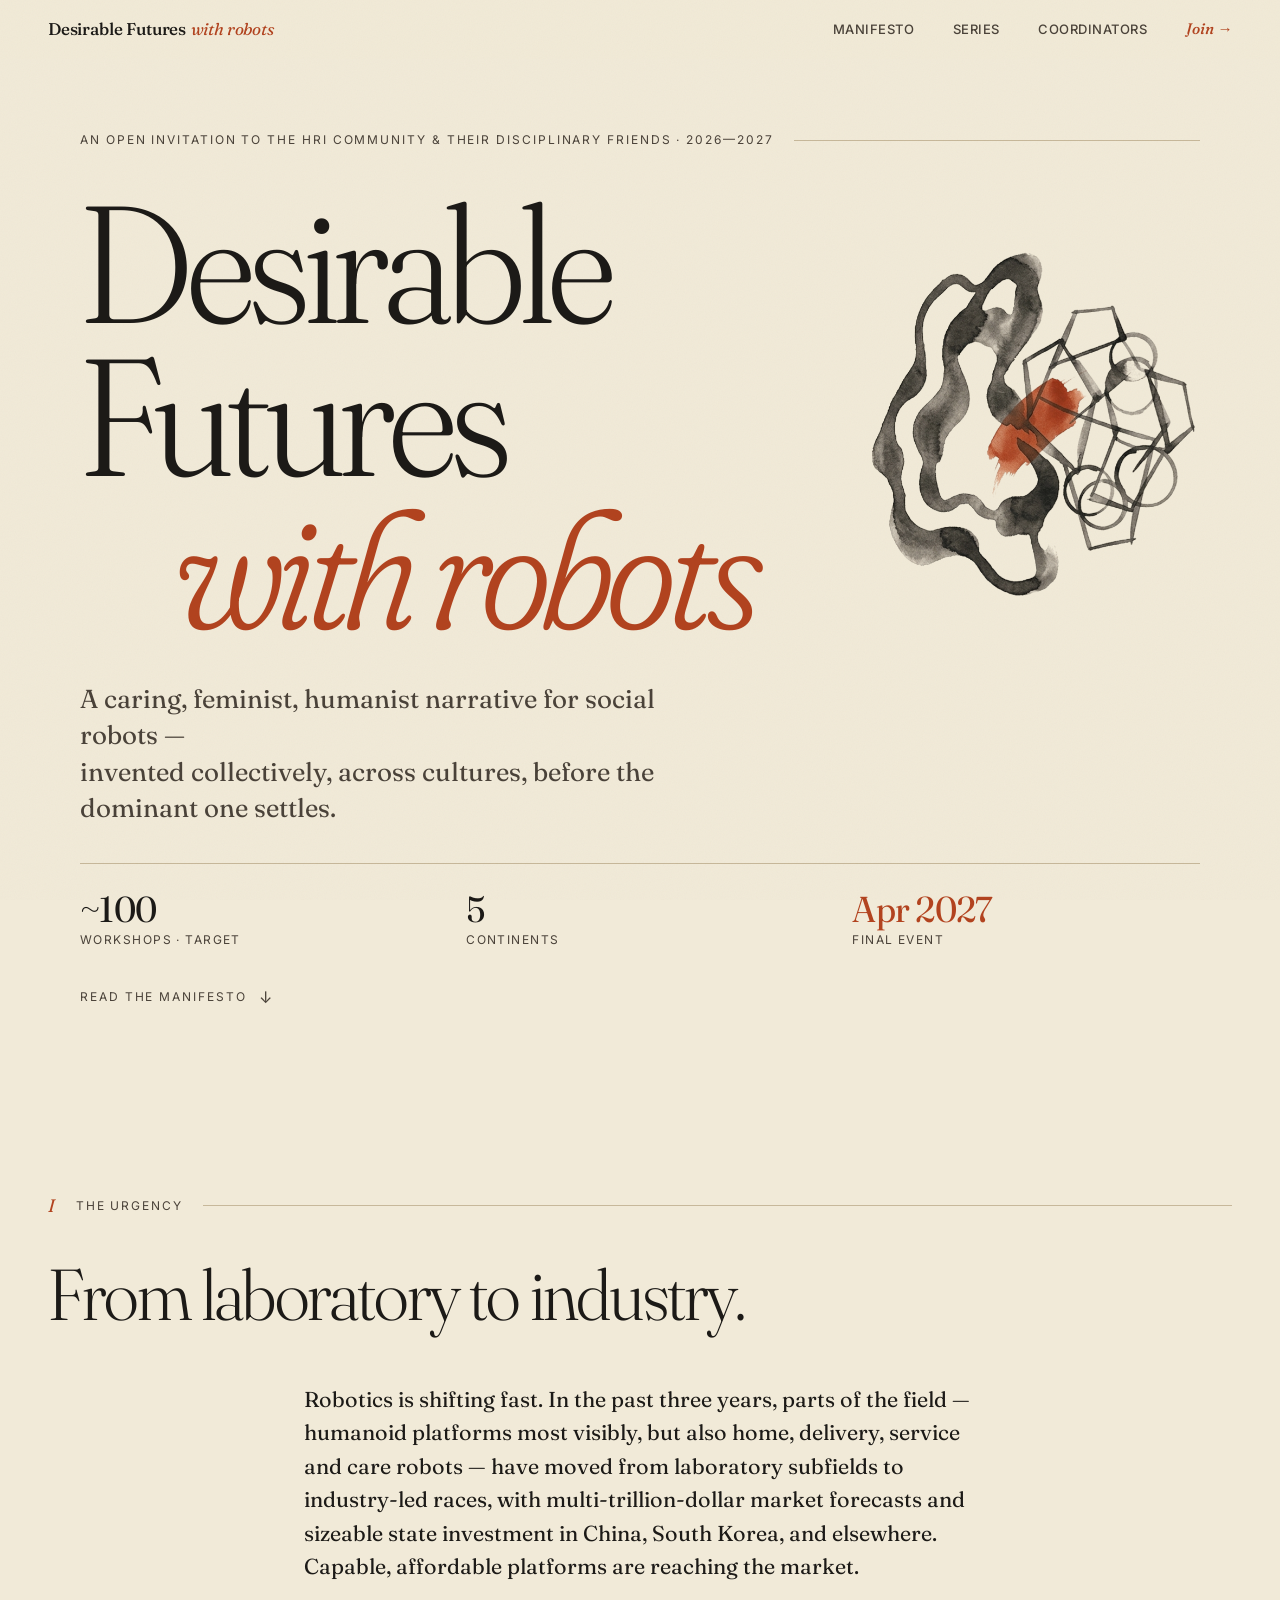
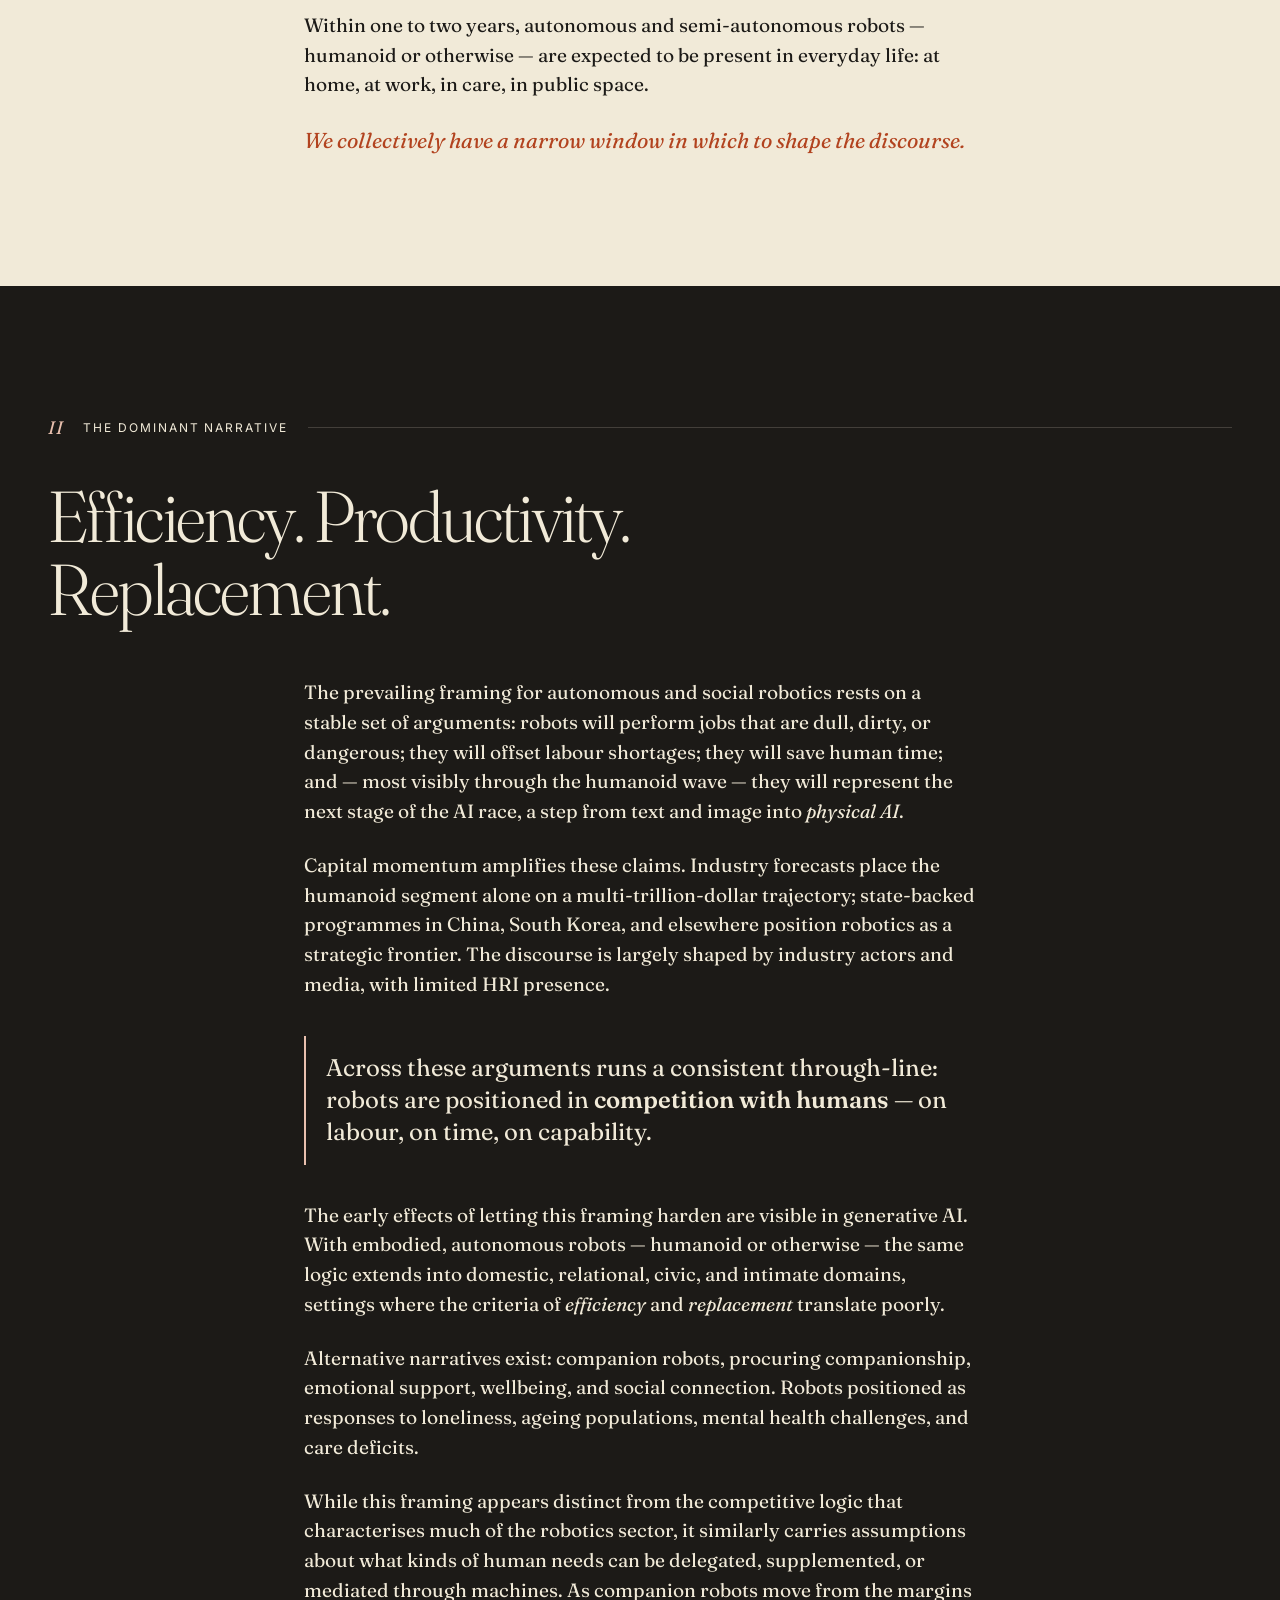
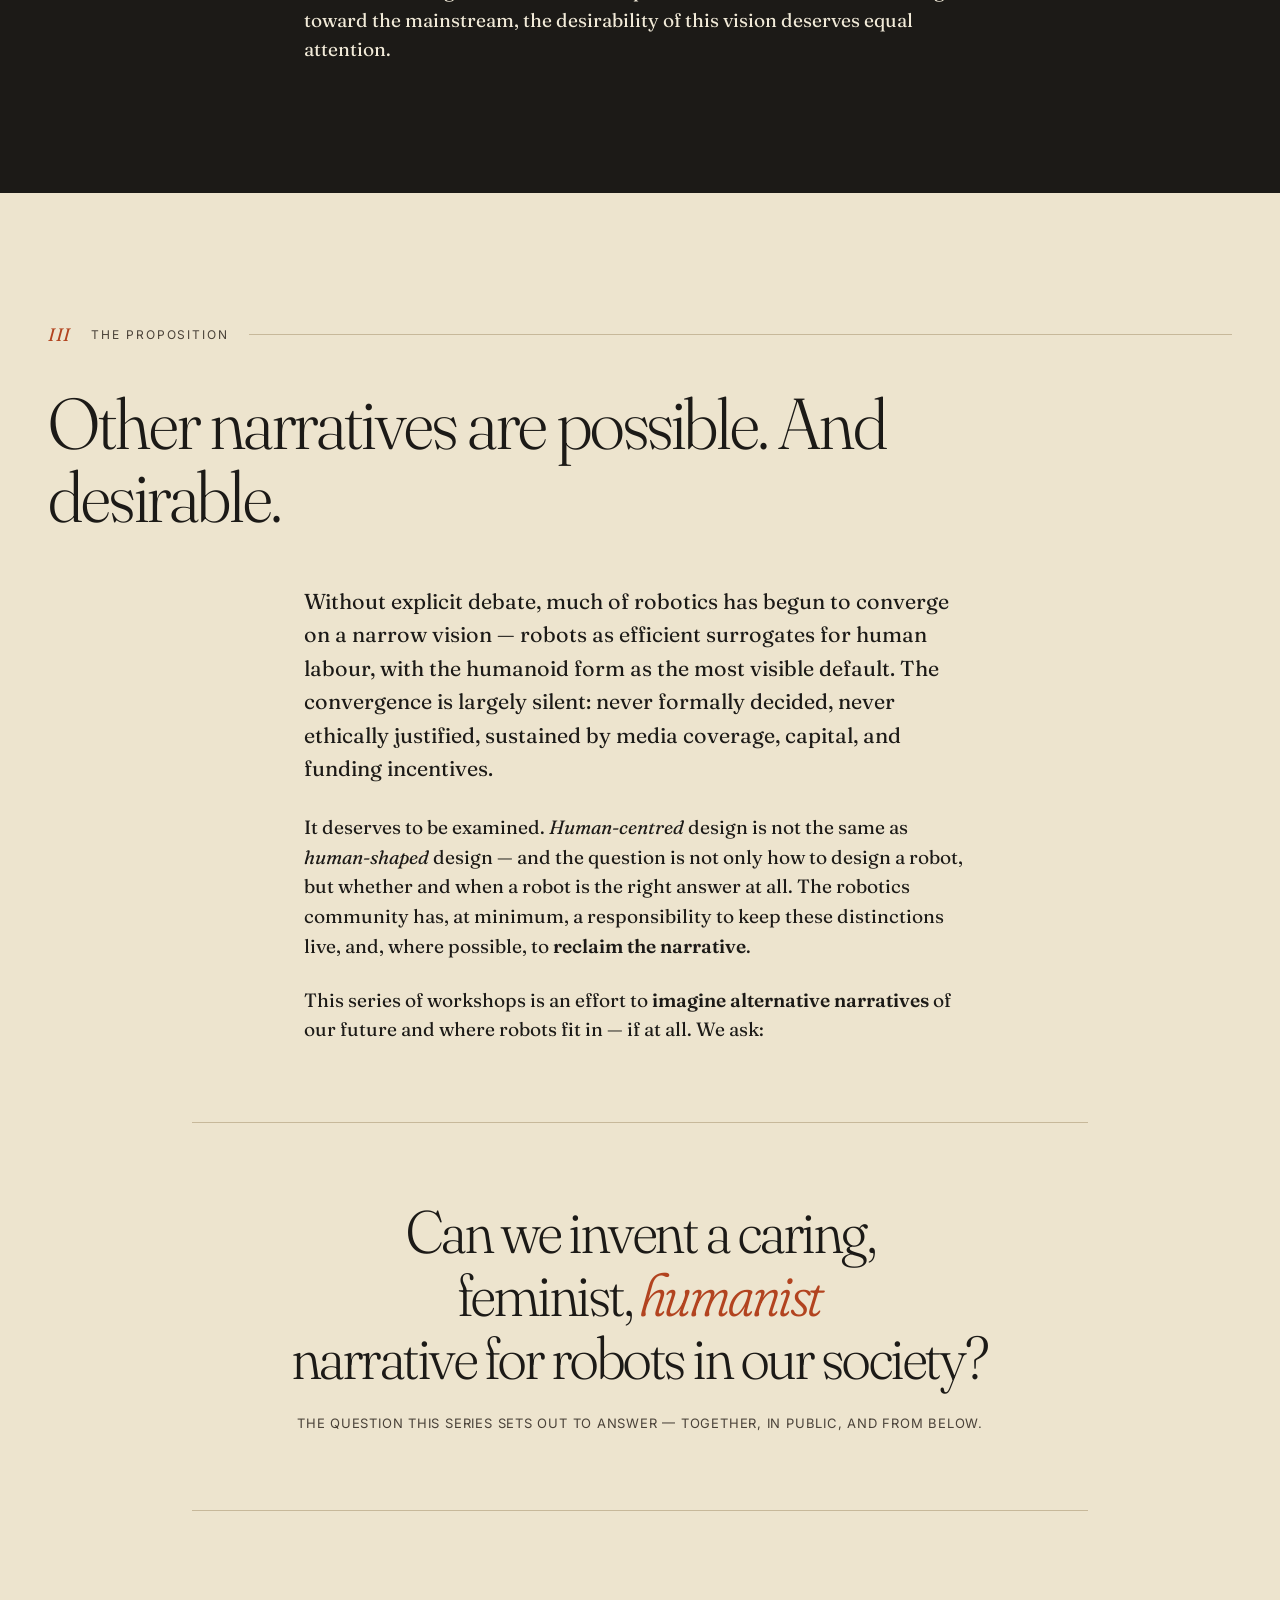
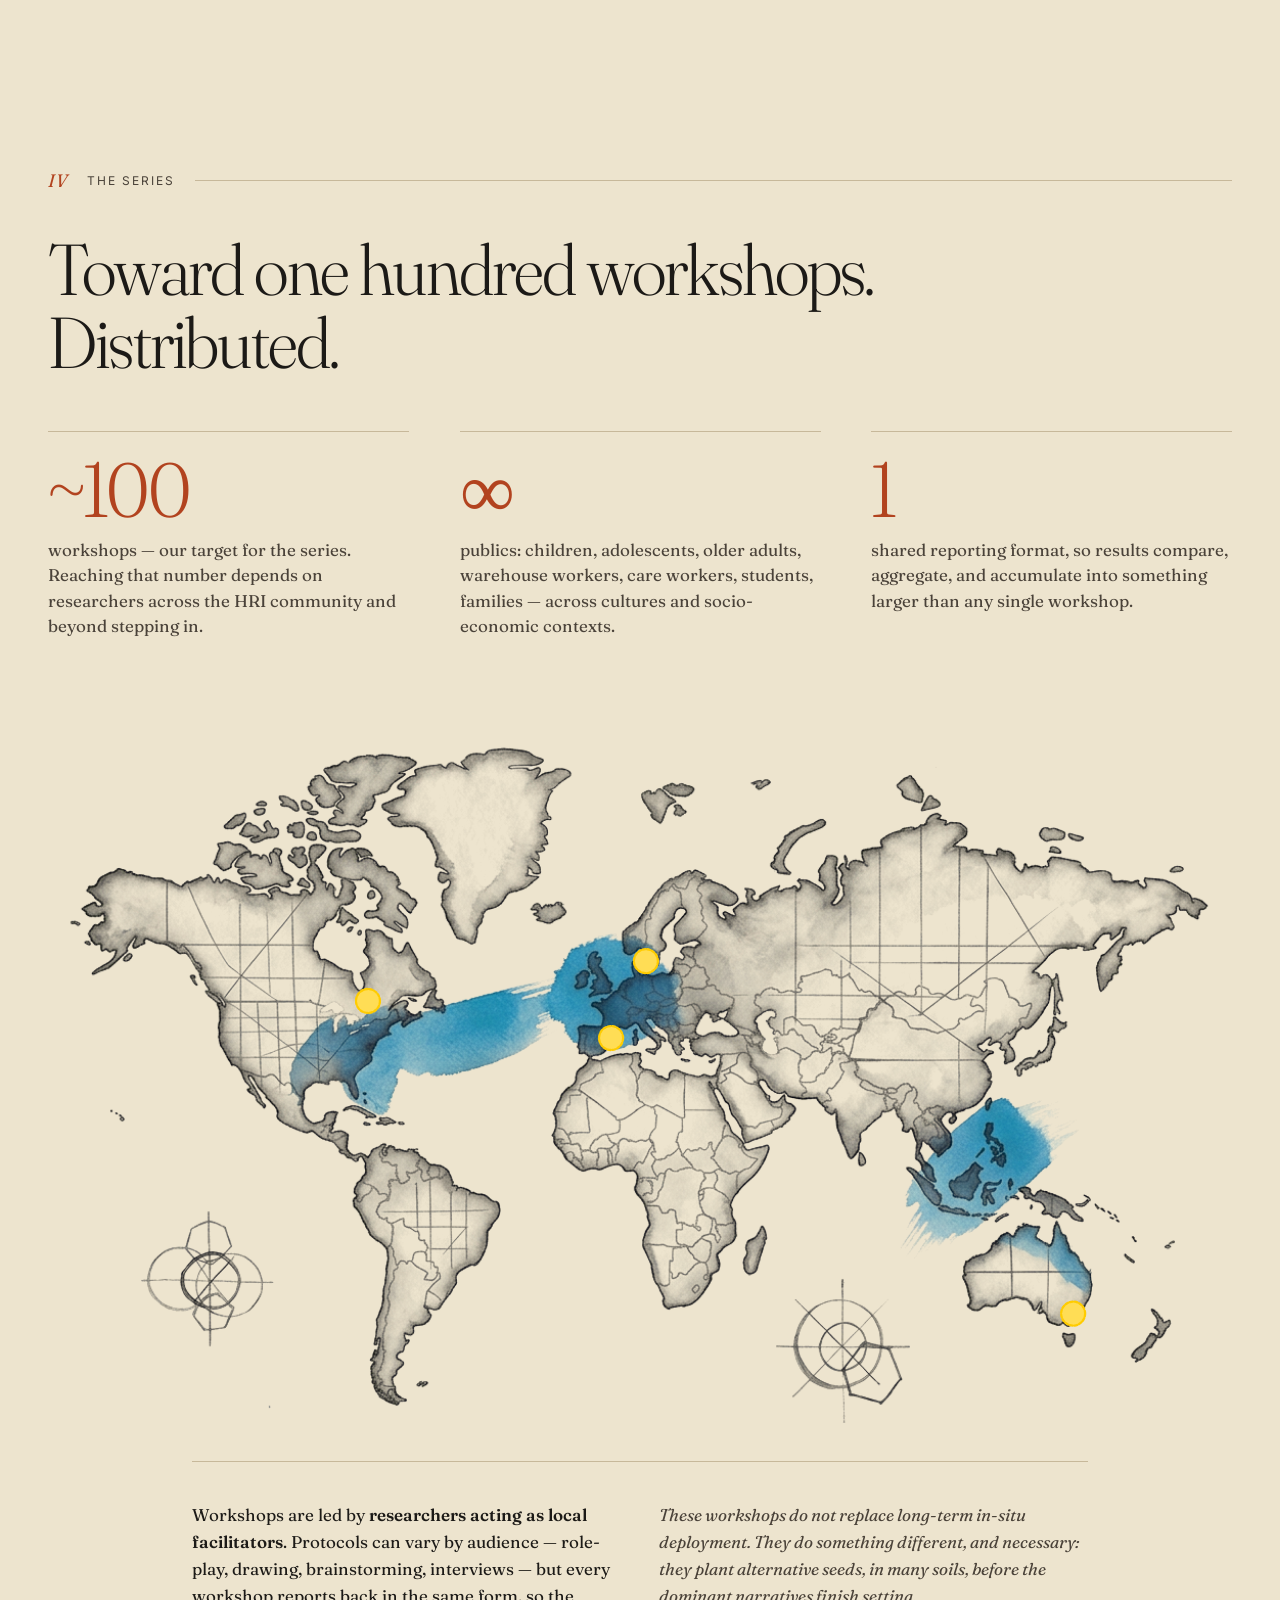
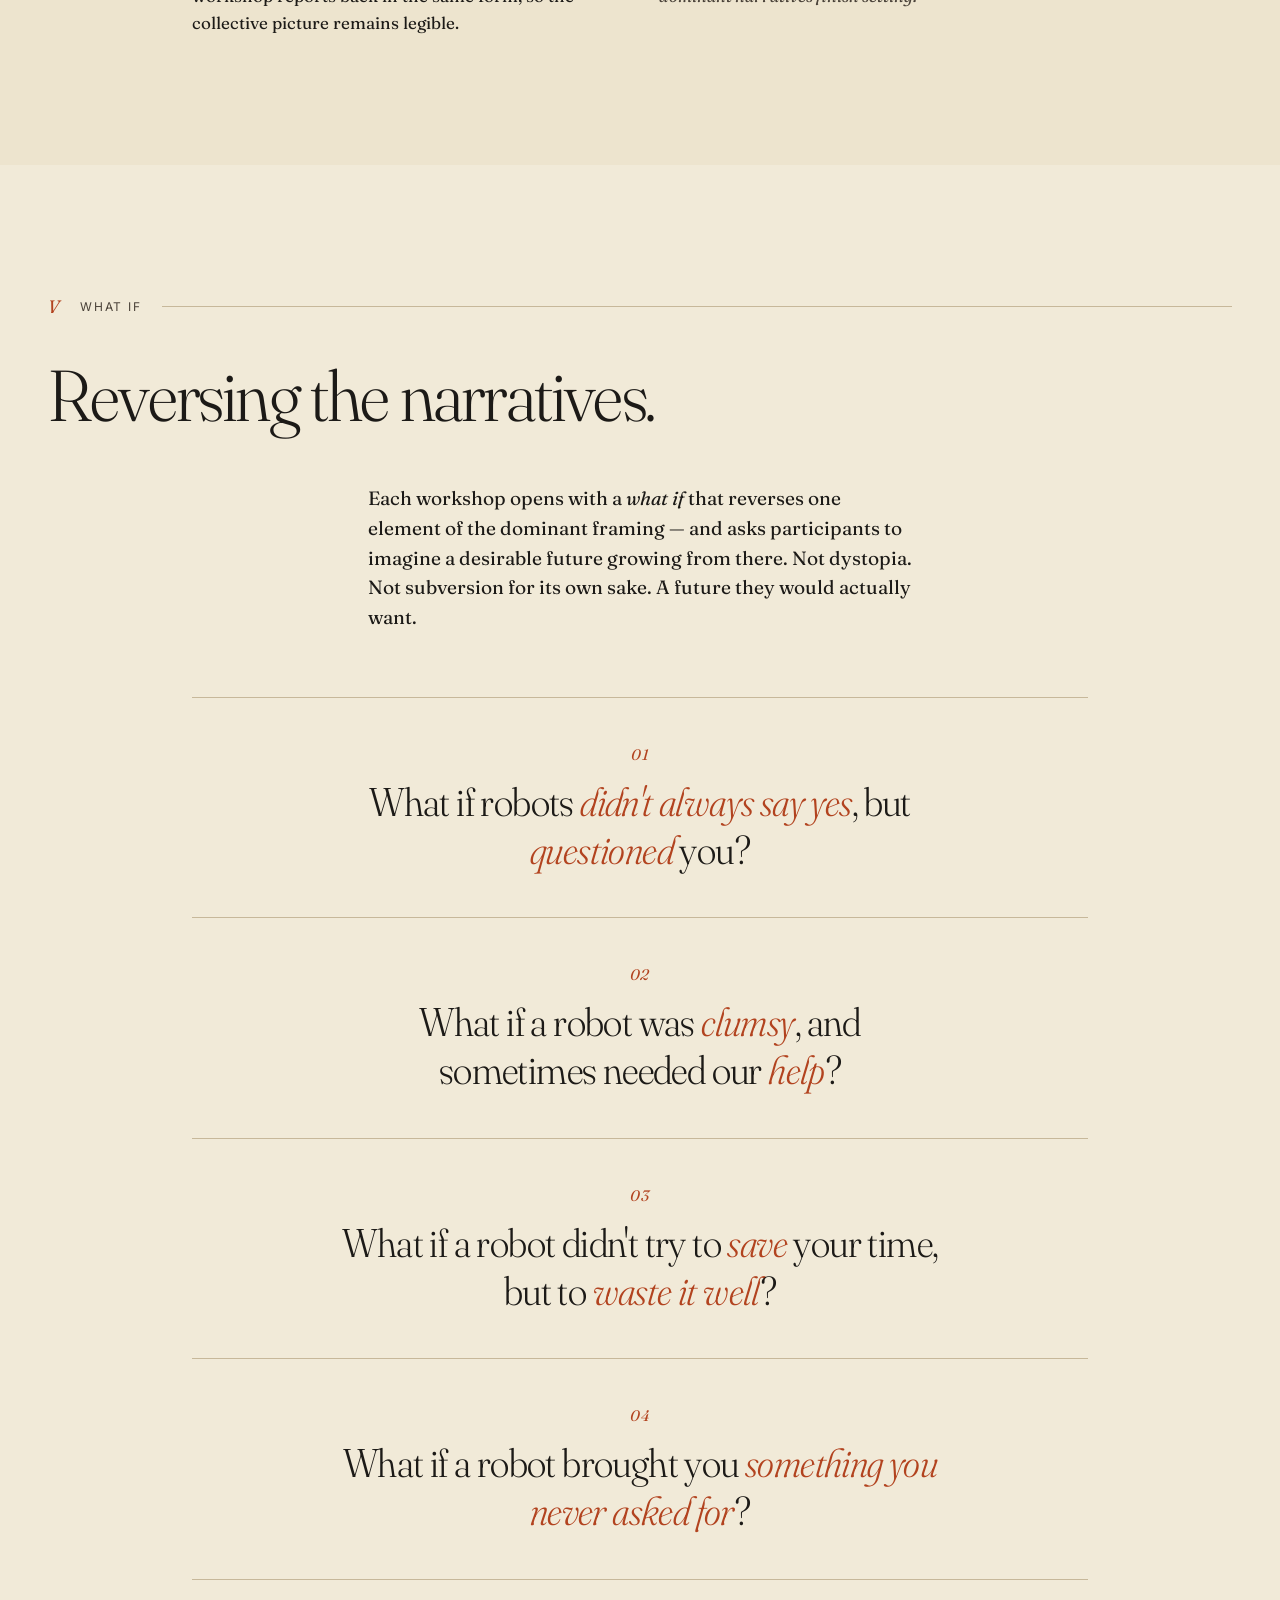
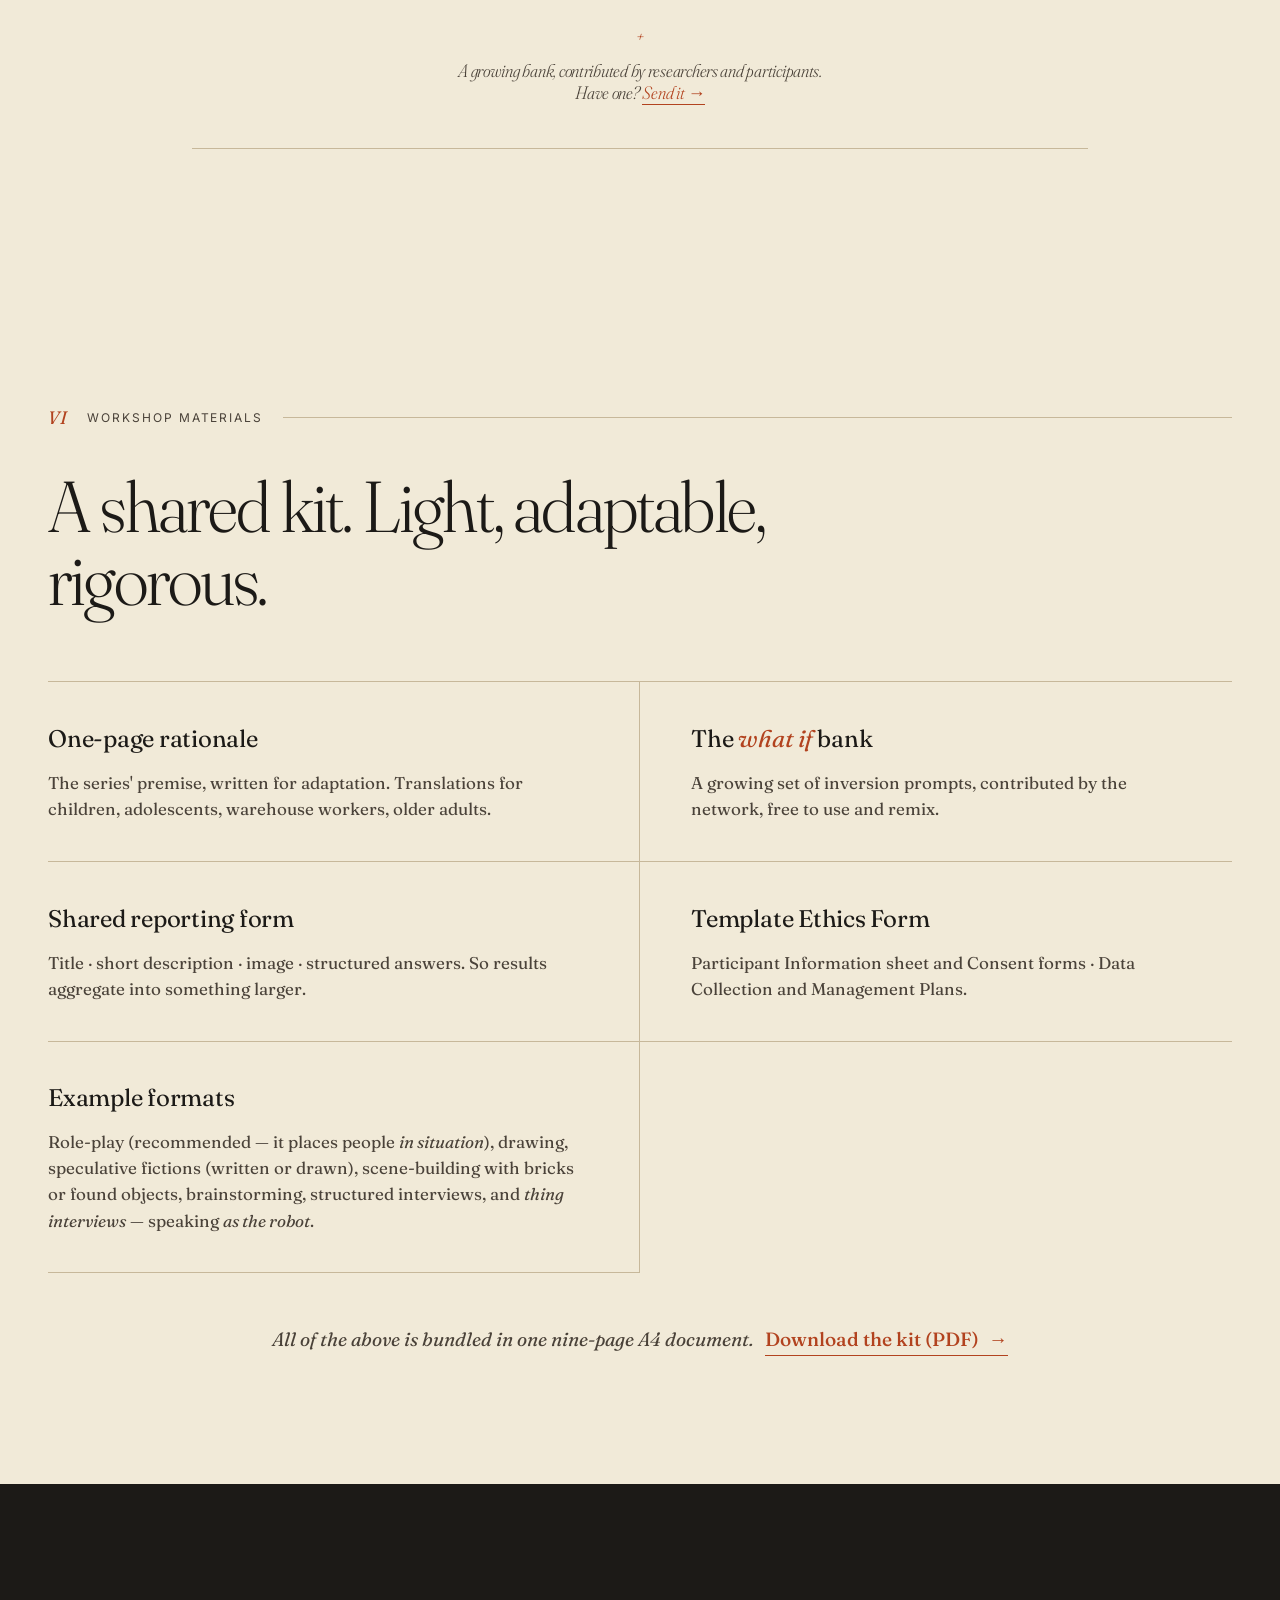
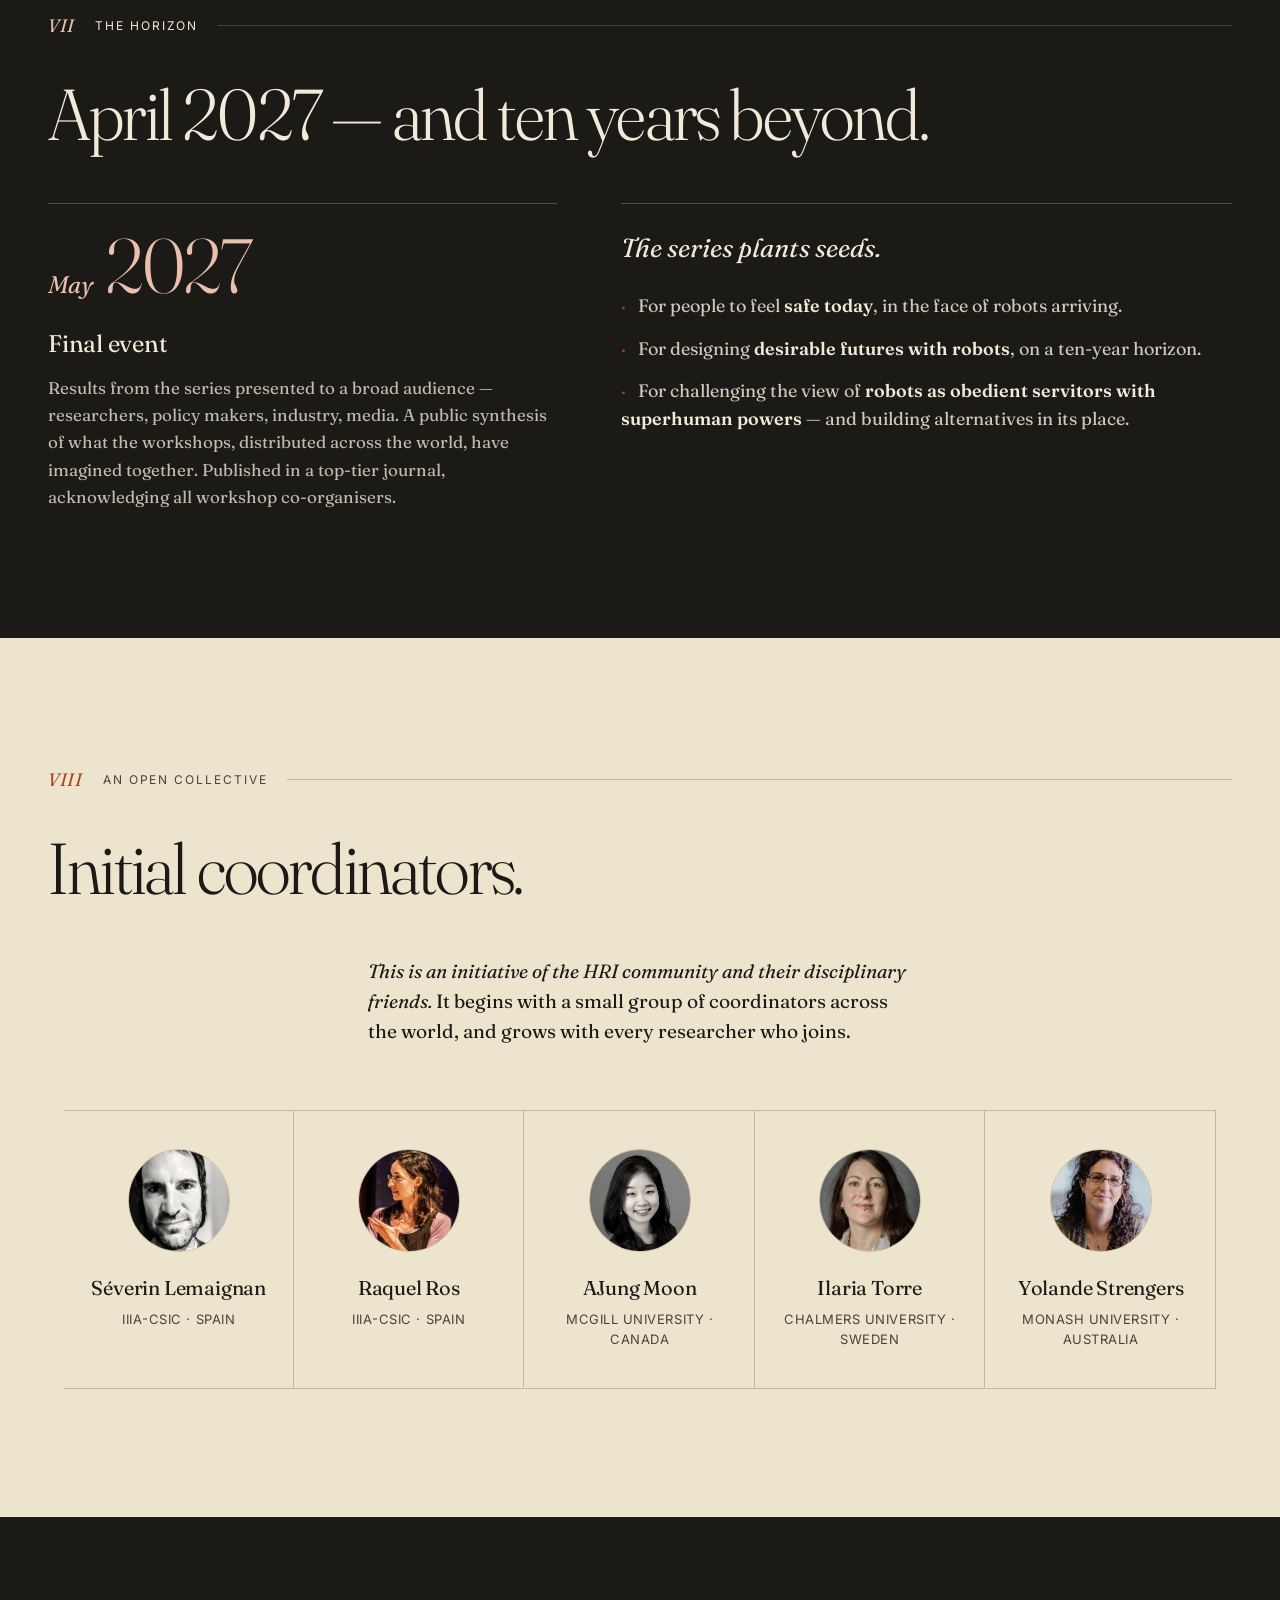
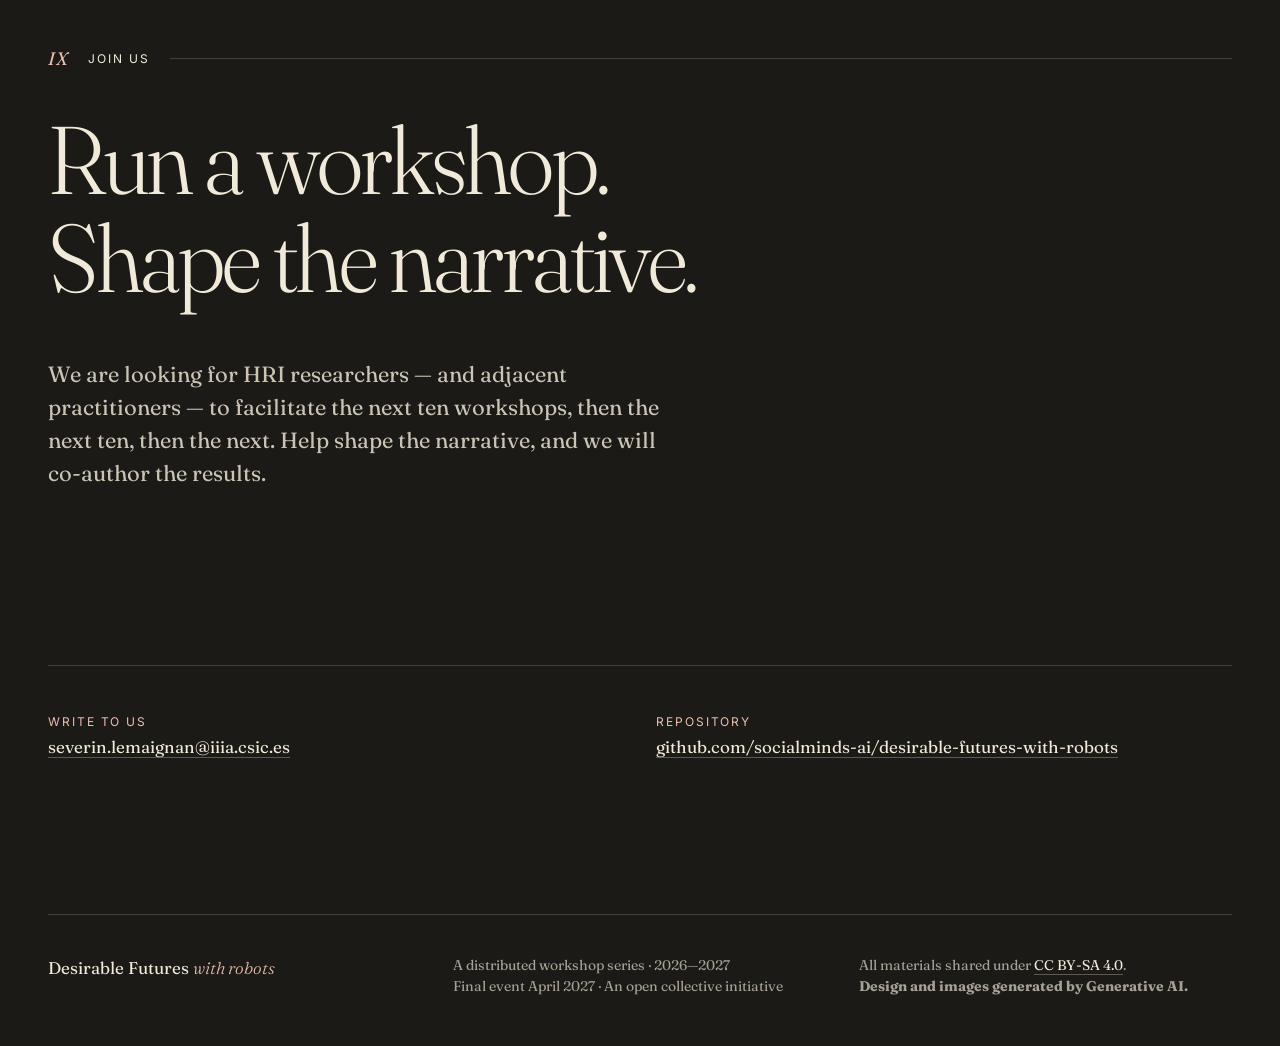
<file: index.html>
<!doctype html>
<html lang="en">
<head>
  <meta charset="utf-8" />
  <meta name="viewport" content="width=device-width, initial-scale=1" />
  <title>Desirable Futures with Robots — A workshop series, 2026–2027</title>
  <meta name="description" content="A distributed series of 100 workshops across cultures and continents, inventing a caring, feminist, humanist narrative for social robots. Final event: April 2027." />
  <meta property="og:title" content="Desirable Futures with Robots" />
  <meta property="og:description" content="A caring, feminist, humanist narrative for social robots. 100 workshops across 5 continents, 2026–2027." />
  <meta property="og:image" content="assets/og-image.png" />
  <meta property="og:type" content="website" />
  <link rel="icon" type="image/svg+xml" href="assets/favicon.svg" />
  <link rel="icon" type="image/png" sizes="32x32" href="assets/favicon-32.png" />
  <link rel="apple-touch-icon" sizes="180x180" href="assets/favicon-180.png" />
  <link rel="stylesheet" href="styles.css" />
</head>
<body>

<a class="skip-link" href="#top">Skip to main content</a>

<header class="site-header">
  <a class="wordmark" href="#top">
    <span>Desirable Futures</span><em>&nbsp;with robots</em>
  </a>
  <nav class="site-nav">
    <a href="#proposition">Manifesto</a>
    <a href="#series">Series</a>
    <a href="#coordinators">Coordinators</a>
    <a class="cta" href="#join">Join&nbsp;→</a>
  </nav>
</header>

<main id="top" tabindex="-1">

  <!-- ============================================================
       HERO
       ============================================================ -->
  <section class="hero">
    <div class="hero__rule"><span>An open invitation to the HRI community &amp; their disciplinary friends · 2026—2027</span></div>

    <h1 class="hero__title">
      <span class="line">Desirable</span>
      <span class="line">Futures</span>
      <span class="line line--with"><em>with robots</em></span>
    </h1>

    <p class="hero__lede">
      A caring, feminist, humanist narrative for social robots —
      <br />invented collectively, across cultures, before the dominant one settles.
    </p>

    <div class="hero__meta">
      <div class="hero__meta-item">
        <span class="num">~100</span>
        <span class="label">workshops · target</span>
      </div>
      <div class="hero__meta-item">
        <span class="num">5</span>
        <span class="label">continents</span>
      </div>
      <div class="hero__meta-item hero__meta-item--accent">
        <span class="num">Apr 2027</span>
        <span class="label">Final event</span>
      </div>
    </div>

    <div class="hero__art" aria-hidden="true">
      <img src="assets/hero.png" alt="" />
    </div>

    <a class="hero__scroll" href="#urgency">
      <span>Read the manifesto</span>
      <span class="arrow" aria-hidden="true">↓</span>
    </a>
  </section>


  <!-- ============================================================
       I — THE URGENCY
       ============================================================ -->
  <section class="section section--urgency" id="urgency">
    <div class="section__marker"><span class="numeral">I</span><span class="label">The Urgency</span></div>

    <h2 class="section__title">From laboratory to industry.</h2>

    <div class="prose">
      <p class="lead">
        Robotics is shifting fast. In the past three years, parts of the field — humanoid platforms most visibly, but also home, delivery, service and care robots — have moved from laboratory subfields to industry-led races, with multi-trillion-dollar market forecasts and sizeable state investment in China, South Korea, and elsewhere. Capable, affordable platforms are reaching the market.
      </p>
      <p>
        Within one to two years, autonomous and semi-autonomous robots — humanoid or otherwise — are expected to be present in everyday life: at home, at work, in care, in public space.
      </p>
      <p class="emphasis">
        We collectively have a narrow window in which to shape the discourse.
      </p>
    </div>
  </section>


  <!-- ============================================================
       II — THE DOMINANT NARRATIVE
       ============================================================ -->
  <section class="section section--dark" id="dominant">
    <div class="section__marker section__marker--inverted"><span class="numeral">II</span><span class="label">The Dominant Narrative</span></div>

    <h2 class="section__title">Efficiency. Productivity. Replacement.</h2>

    <div class="prose">
      <p>
        The prevailing framing for autonomous and social robotics rests on a stable set of arguments: robots will perform jobs that are dull, dirty, or dangerous; they will offset labour shortages; they will save human time; and — most visibly through the humanoid wave — they will represent the next stage of the AI race, a step from text and image into <em>physical AI</em>.
      </p>
      <p>
        Capital momentum amplifies these claims. Industry forecasts place the humanoid segment alone on a multi-trillion-dollar trajectory; state-backed programmes in China, South Korea, and elsewhere position robotics as a strategic frontier. The discourse is largely shaped by industry actors and media, with limited HRI presence.
      </p>
      <p class="pullquote">
        Across these arguments runs a consistent through-line: robots are positioned in <strong>competition with humans</strong> — on labour, on time, on capability.
      </p>
      <p>
        The early effects of letting this framing harden are visible in generative AI. With embodied, autonomous robots — humanoid or otherwise — the same logic extends into domestic, relational, civic, and intimate domains, settings where the criteria of <em>efficiency</em> and <em>replacement</em> translate poorly.
      </p>

      <p>
      Alternative narratives exist: companion robots, procuring companionship, emotional support, wellbeing, and social connection. Robots positioned as responses to loneliness, ageing populations, mental health challenges, and care deficits.
      </p>

      <p>
    While this framing appears distinct from the competitive logic that characterises much of the robotics sector, it similarly carries assumptions about what kinds of human needs can be delegated, supplemented, or mediated through machines. As companion robots move from the margins toward the mainstream, the desirability of this vision deserves equal attention. 
      </p>
    </div>
  </section>


  <!-- ============================================================
       III — THE PROPOSITION
       ============================================================ -->
  <section class="section section--proposition" id="proposition">
    <div class="section__marker"><span class="numeral">III</span><span class="label">The Proposition</span></div>

    <h2 class="section__title">Other narratives are possible. And desirable.</h2>

    <div class="prose">
      <p class="lead">
        Without explicit debate, much of robotics has begun to converge on a narrow vision — robots as efficient surrogates for human labour, with the humanoid form as the most visible default. The convergence is largely silent: never formally decided, never ethically justified, sustained by media coverage, capital, and funding incentives.
      </p>
      <p>
        It deserves to be examined. <em>Human-centred</em> design is not the same as <em>human-shaped</em> design — and the question is not only how to design a robot, but whether and when a robot is the right answer at all. The robotics community has, at minimum, a responsibility to keep these distinctions live, and, where possible, to <strong>reclaim the narrative</strong>.
      </p>
      <p>
      This series of workshops is an effort to <strong>imagine alternative narratives</strong> of our future and where robots fit in — if at all. We ask: 
      </p>
    </div>

    <figure class="featured-question">
      <blockquote>
        Can we invent a caring,<br />
        feminist, <em>humanist</em><br />
        narrative for robots in our society?
      </blockquote>
      <figcaption>The question this series sets out to answer — together, in public, and from below.</figcaption>
    </figure>
  </section>


  <!-- ============================================================
       IV — THE SERIES
       ============================================================ -->
  <section class="section section--series" id="series">
    <div class="section__marker"><span class="numeral">IV</span><span class="label">The Series</span></div>

    <h2 class="section__title">Toward one hundred workshops. Distributed.</h2>

    <div class="series-grid">

      <div class="series-stat">
        <span class="series-stat__num">~100</span>
        <p>workshops — our target for the series. Reaching that number depends on researchers across the HRI community and beyond stepping in.</p>
      </div>

      <div class="series-stat">
        <span class="series-stat__num">∞</span>
        <p>publics: children, adolescents, older adults, warehouse workers, care workers, students, families — across cultures and socio-economic contexts.</p>
      </div>

      <div class="series-stat">
        <span class="series-stat__num">1</span>
        <p>shared reporting format, so results compare, aggregate, and accumulate into something larger than any single workshop.</p>
      </div>

      <div class="series-map" aria-hidden="true">
        <img src="assets/map.svg" alt="" />
        </div>
      </div>

      <div class="series-narrative">
        <p>
          Workshops are led by <strong>researchers acting as local facilitators</strong>. Protocols can vary by audience — role-play, drawing, brainstorming, interviews — but every workshop reports back in the same form, so the collective picture remains legible.
        </p>
        <p>
          These workshops <em>do not replace</em> long-term in-situ deployment. They do something different, and necessary: they plant alternative seeds, in many soils, before the dominant narratives finish setting.
        </p>
      </div>
    </div>
  </section>


  <!-- ============================================================
       V — WHAT IF
       ============================================================ -->
  <section class="section section--whatif" id="whatif">
    <div class="section__marker"><span class="numeral">V</span><span class="label">What If</span></div>

    <h2 class="section__title">Reversing the narratives.</h2>

    <div class="prose prose--narrow">
      <p>
        Each workshop opens with a <em>what if</em> that reverses one element of the dominant framing — and asks participants to imagine a desirable future growing from there. Not dystopia. Not subversion for its own sake. A future they would actually want.
      </p>
    </div>

    <ol class="whatifs">
      <li class="whatif">
        <span class="whatif__num">01</span>
        <p class="whatif__text">What if robots <em>didn't always say yes</em>, but <em>questioned</em> you?</p>
      </li>
      <li class="whatif">
        <span class="whatif__num">02</span>
        <p class="whatif__text">What if a robot was <em>clumsy</em>, and sometimes needed our <em>help</em>?</p>
      </li>
      <li class="whatif">
        <span class="whatif__num">03</span>
        <p class="whatif__text">What if a robot didn't try to <em>save</em> your time, but to <em>waste it well</em>?</p>
      </li>
      <li class="whatif">
        <span class="whatif__num">04</span>
        <p class="whatif__text">What if a robot brought you <em>something you never asked for</em>?</p>
      </li>
      <li class="whatif whatif--open">
        <span class="whatif__num">+</span>
        <p class="whatif__text">A growing bank, contributed by researchers and participants. Have one? <a href="#join">Send it →</a></p>
      </li>
    </ol>
  </section>


  <!-- ============================================================
       VI — WORKSHOP MATERIALS
       ============================================================ -->
  <section class="section section--materials" id="materials">
    <div class="section__marker"><span class="numeral">VI</span><span class="label">Workshop Materials</span></div>

    <h2 class="section__title">A shared kit. Light, adaptable, rigorous.</h2>

    <ul class="materials-list">
      <li>
        <h3>One-page rationale</h3>
        <p>The series' premise, written for adaptation. Translations for children, adolescents, warehouse workers, older adults.</p>
      </li>
      <li>
        <h3>The <em>what if</em> bank</h3>
        <p>A growing set of inversion prompts, contributed by the network, free to use and remix.</p>
      </li>
      <li>
        <h3>Shared reporting form</h3>
        <p>Title · short description · image · structured answers. So results aggregate into something larger.</p>
      </li>
      <li>
        <h3>Template Ethics Form</h3>
        <p>Participant Information sheet and Consent forms · Data Collection and Management Plans.</p>
      </li>
      <li>
        <h3>Example formats</h3>
        <p>Role-play (recommended — it places people <em>in situation</em>), drawing, speculative fictions (written or drawn), scene-building with bricks or found objects, brainstorming, structured interviews, and <a href="https://doi.org/10.1145/3411763.3450390"><em>thing interviews</em></a> — speaking <em>as the robot</em>.</p>
      </li>
    </ul>

    <p class="materials-cta">
      All of the above is bundled in one nine-page A4 document.
      <a class="materials-cta__link" href="desirable-futures-kit.pdf">
        Download the kit (PDF)
        <span class="arrow" aria-hidden="true">→</span>
      </a>
    </p>
  </section>


  <!-- ============================================================
       VII — APRIL 2027
       ============================================================ -->
  <section class="section section--horizon" id="horizon">
    <div class="section__marker section__marker--inverted"><span class="numeral">VII</span><span class="label">The Horizon</span></div>

    <h2 class="section__title">April 2027 — and ten years beyond.</h2>

    <div class="horizon-grid">
      <div class="horizon-event">
        <div class="horizon-event__date">
          <span class="month">May</span>
          <span class="year">2027</span>
        </div>
        <div class="horizon-event__body">
          <h3>Final event</h3>
          <p>Results from the series presented to a broad audience — researchers, policy makers, industry, media. A public synthesis of what the workshops, distributed across the world, have imagined together. Published in a top-tier journal, acknowledging all workshop co-organisers.</p>
        </div>
      </div>

      <div class="horizon-purpose">
        <p class="horizon-purpose__lead">The series plants seeds.</p>
        <p>
          <span class="bullet" aria-hidden="true">·</span> For people to feel <strong>safe today</strong>, in the face of robots arriving.
        </p>
        <p>
          <span class="bullet" aria-hidden="true">·</span> For designing <strong>desirable futures with robots</strong>, on a ten-year horizon.
        </p>
        <p>
          <span class="bullet" aria-hidden="true">·</span> For challenging the view of <strong>robots as obedient servitors with superhuman powers</strong> — and building alternatives in its place.
        </p>
      </div>
    </div>
  </section>


  <!-- ============================================================
       VIII — COORDINATORS
       ============================================================ -->
  <section class="section section--coordinators" id="coordinators">
    <div class="section__marker"><span class="numeral">VIII</span><span class="label">An Open Collective</span></div>

    <h2 class="section__title">Initial coordinators.</h2>

    <p class="prose prose--narrow">
      <em>This is an initiative of the HRI community and their disciplinary friends.</em> It begins with a small group of coordinators across the world, and grows with every researcher who joins.
    </p>

    <ul class="coordinators">
      <li>
        <img src="assets/people/severin.jpg" alt="Portrait of Séverin Lemaignan" loading="lazy" />
        <h3>Séverin Lemaignan</h3>
        <p>IIIA-CSIC · Spain</p>
      </li>
      <li>
        <img src="assets/people/raquel.jpg" alt="Portrait of Raquel Ros" loading="lazy" />
        <h3>Raquel Ros</h3>
        <p>IIIA-CSIC · Spain</p>
      </li>
      <li>
        <img src="assets/people/ajung.jpg" alt="Portrait of AJung Moon" loading="lazy" />
        <h3>AJung Moon</h3>
        <p>McGill University · Canada</p>
      </li>
      <li>
        <img src="assets/people/ilaria.webp" alt="Portrait of Ilaria Torre" loading="lazy" />
        <h3>Ilaria Torre</h3>
        <p>Chalmers University · Sweden</p>
      </li>
      <li>
        <img src="assets/people/yolande.jpg" alt="Portrait of Yolande Strengers" loading="lazy" />
        <h3>Yolande Strengers</h3>
        <p>Monash University · Australia</p>
      </li>
    </ul>
  </section>


  <!-- ============================================================
       IX — JOIN
       ============================================================ -->
  <section class="section section--join" id="join">
    <div class="section__marker section__marker--inverted"><span class="numeral">IX</span><span class="label">Join Us</span></div>

    <h2 class="section__title section__title--xl">
      Run a workshop.<br />
      Shape the narrative.
    </h2>

    <p class="join__lede">
      We are looking for HRI researchers — and adjacent practitioners — to facilitate the next ten workshops, then the next ten, then the next. Help shape the narrative, and we will co-author the results.
    </p>

    <div class="join__actions">
      <a class="btn btn--primary" href="mailto:severin.lemaignan@iiia.csic.es?subject=Joining%20as%20researcher">
        <span>Join as researcher</span>
        <span class="arrow" aria-hidden="true">→</span>
      </a>
      <a class="btn btn--ghost" href="desirable-futures-kit.pdf">Download the kit (PDF)</a>
      <a class="btn btn--ghost" href="mailto:severin.lemaignan@iiia.csic.es?subject=Proposing%20a%20what%20if">Propose a <em>what if</em></a>
    </div>

    <div class="join__contact">
      <p><span class="label">Write to us</span><br /><a href="mailto:severin.lemaignan@iiia.csic.es">severin.lemaignan@iiia.csic.es</a></p>
      <p><span class="label">Repository</span><br /><a href="https://github.com/socialminds-ai/desirable-futures-with-robots">github.com/socialminds-ai/desirable-futures-with-robots</a></p>
    </div>
  </section>

</main>


<footer class="site-footer">
  <div class="site-footer__rule"></div>
  <div class="site-footer__grid">
    <p class="footer-mark">Desirable Futures <em>with robots</em></p>
    <p class="footer-meta">
      A distributed workshop series · 2026—2027<br />
      Final event April 2027 · An open collective initiative
    </p>
    <p class="footer-license">
      All materials shared under <a href="https://creativecommons.org/licenses/by-sa/4.0/">CC BY-SA 4.0</a>.<br />
      <strong>Design and images generated by Generative AI.</strong><br />
    </p>
  </div>
</footer>

<script src="script.js"></script>
</body>
</html>
</file>
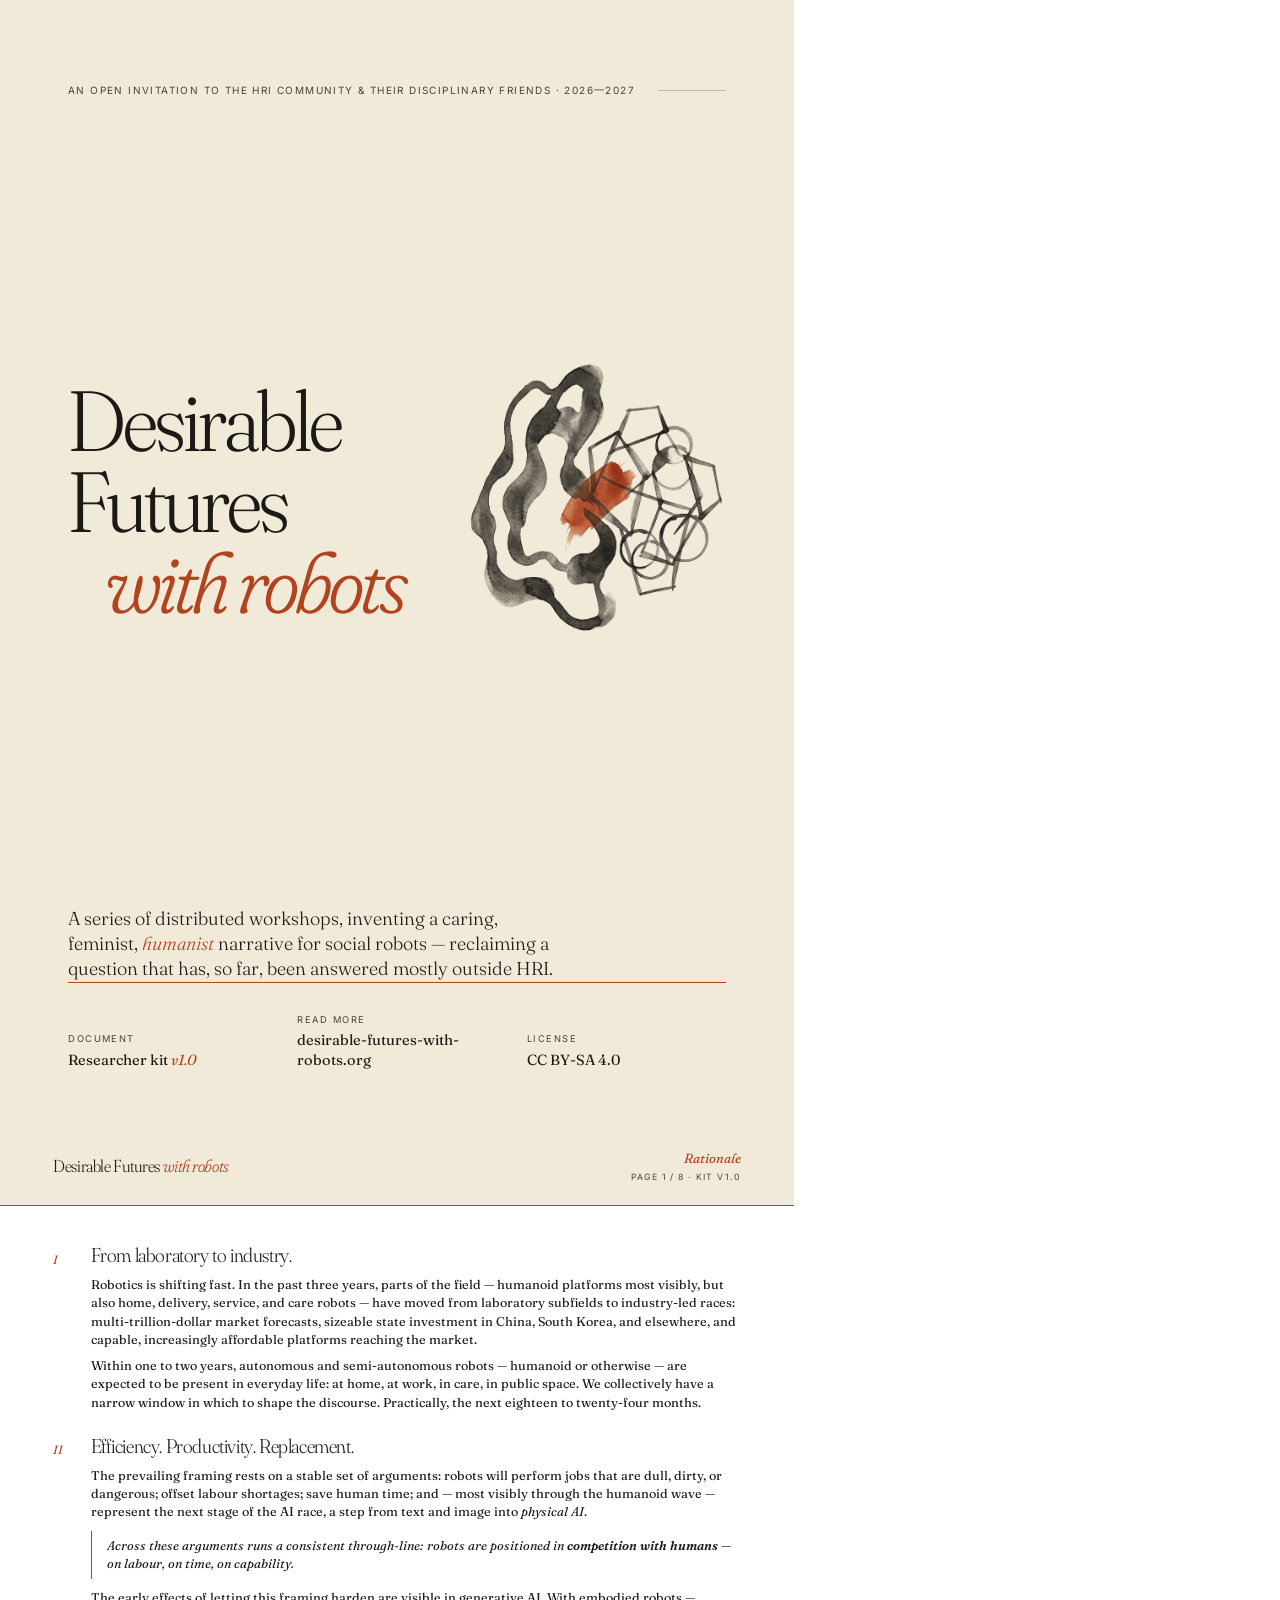
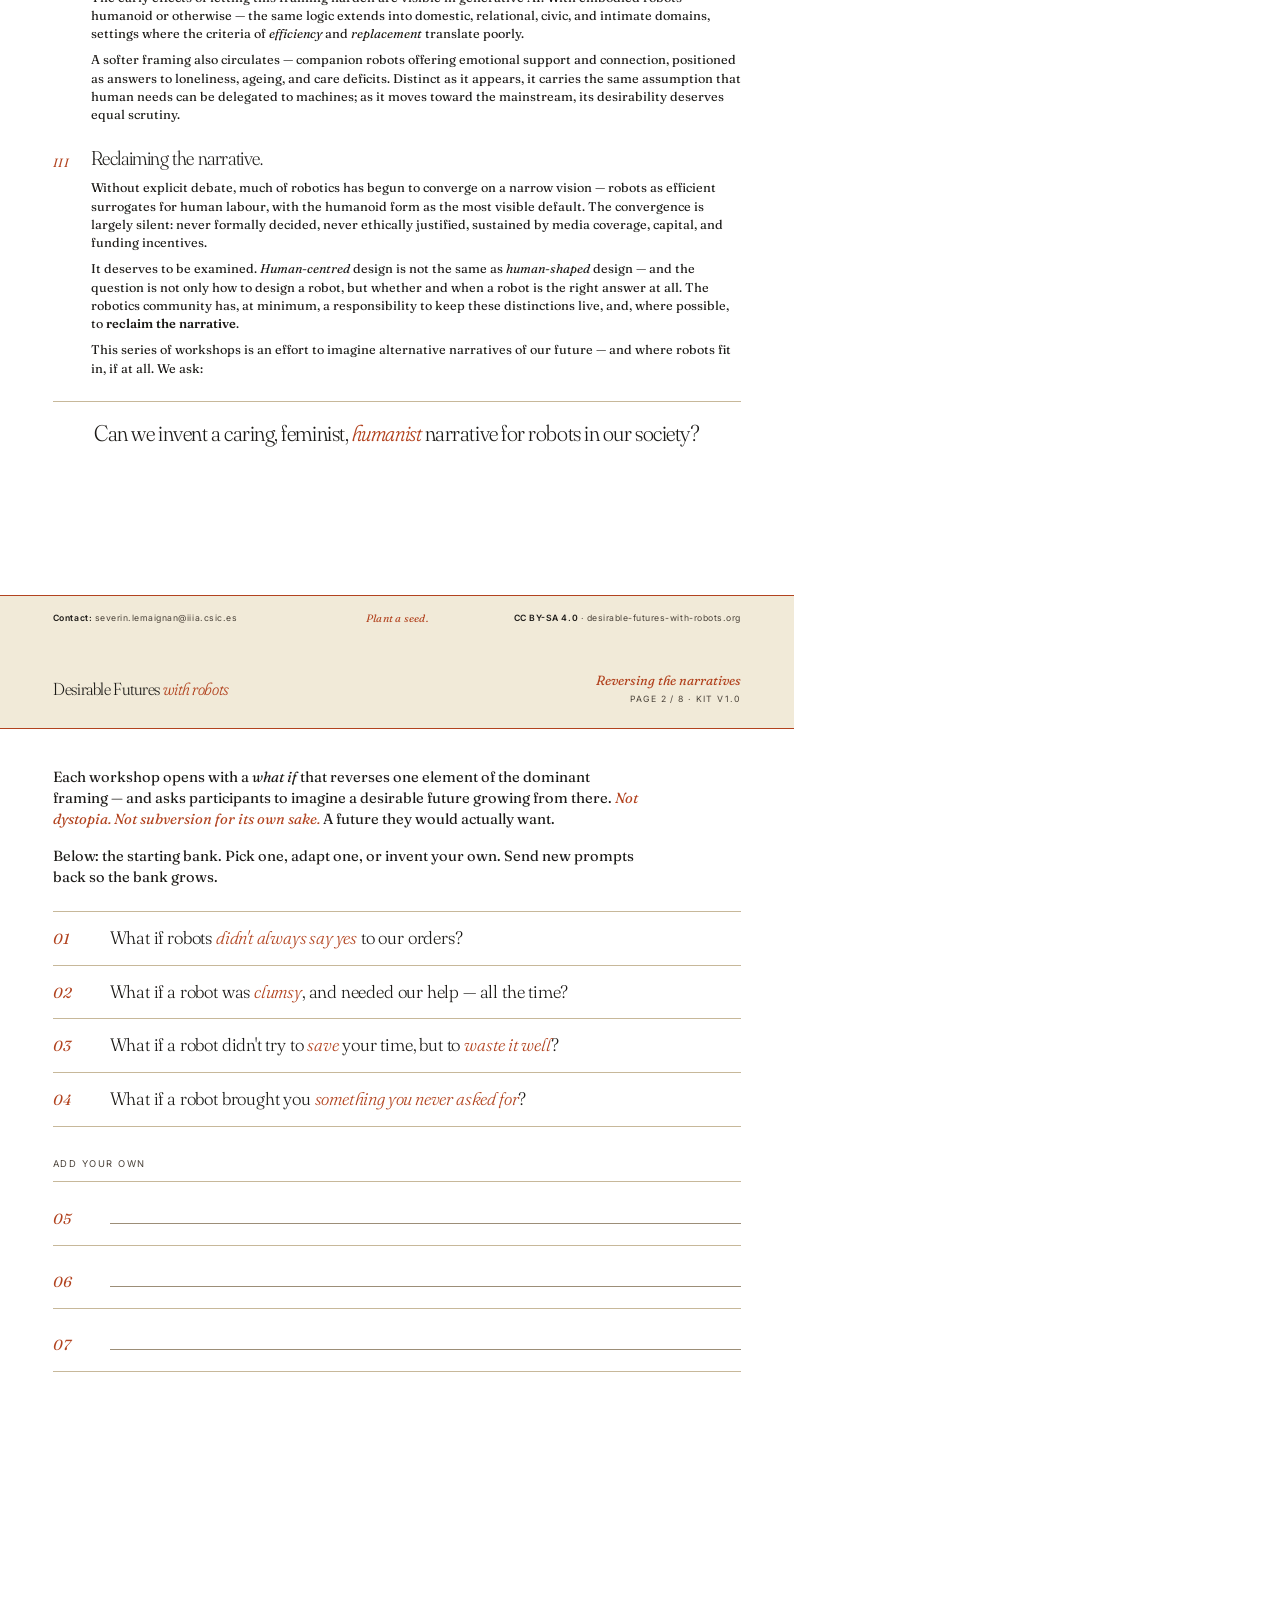
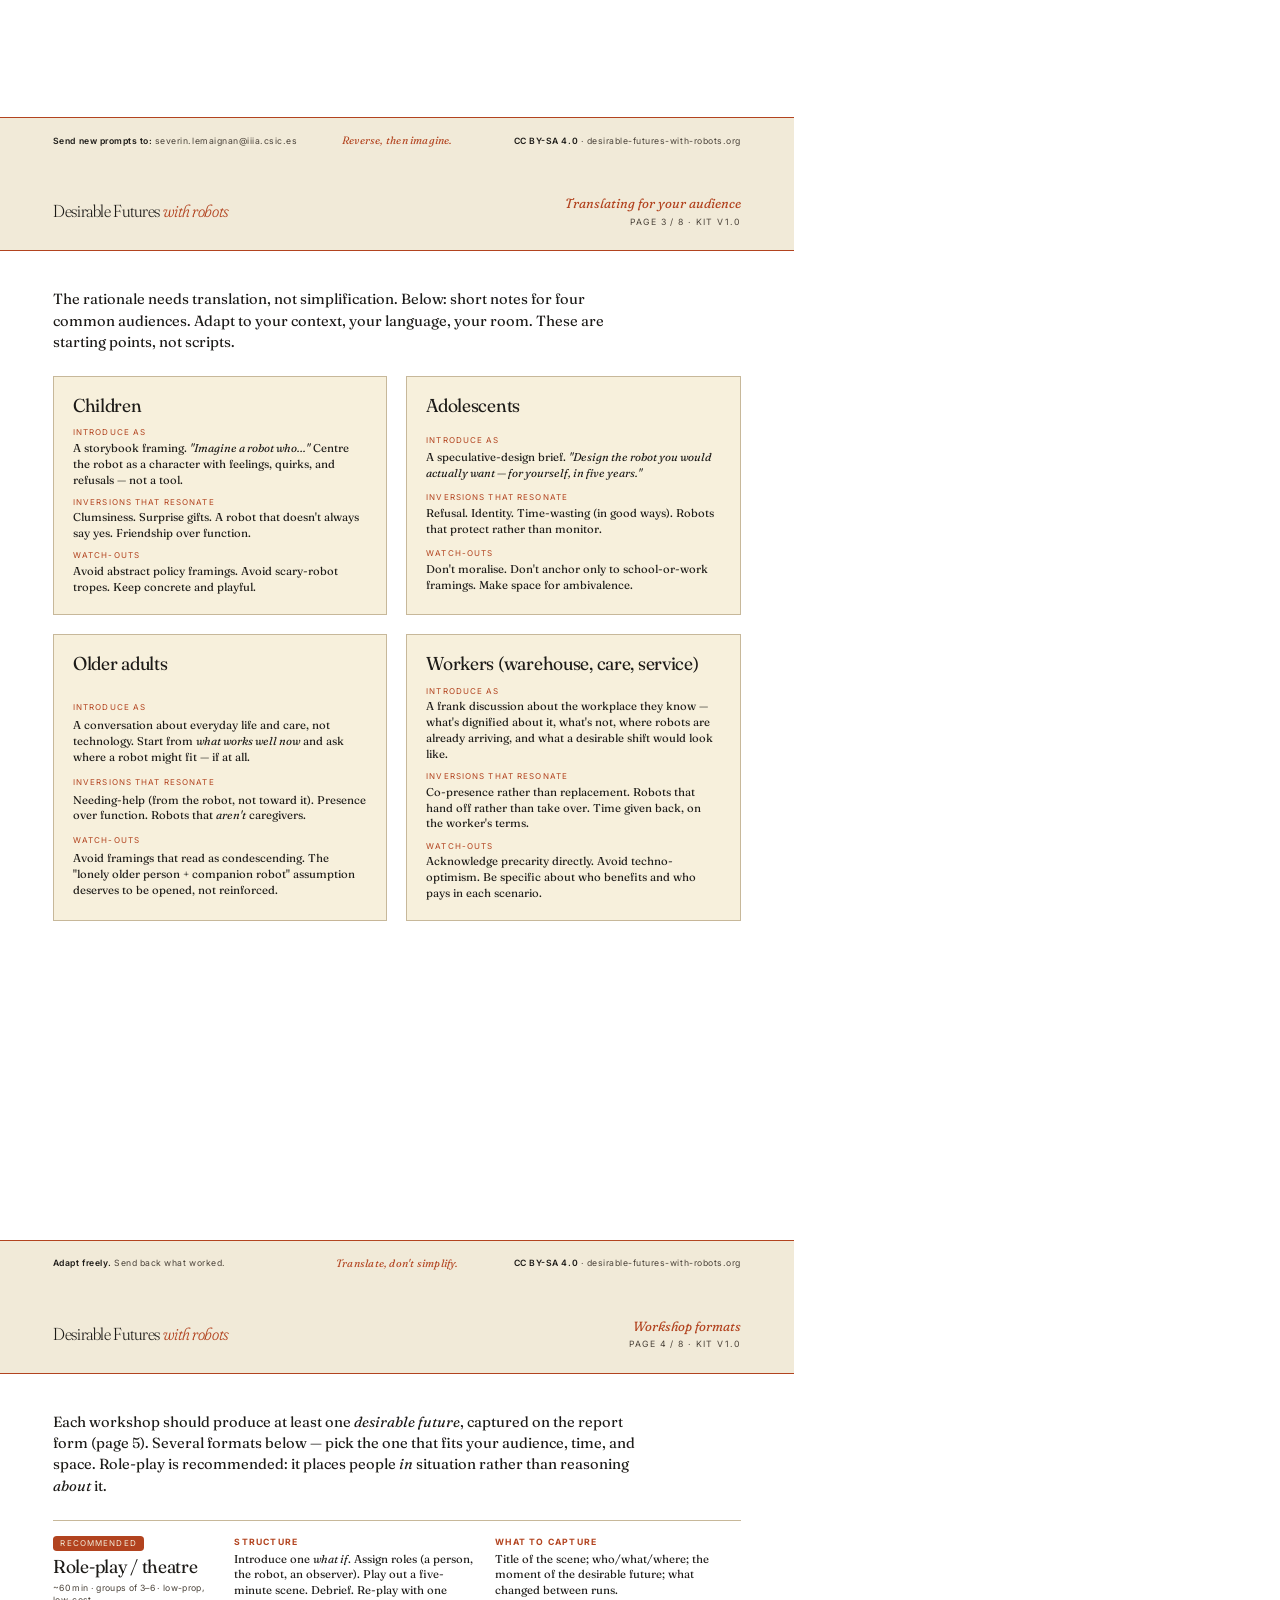
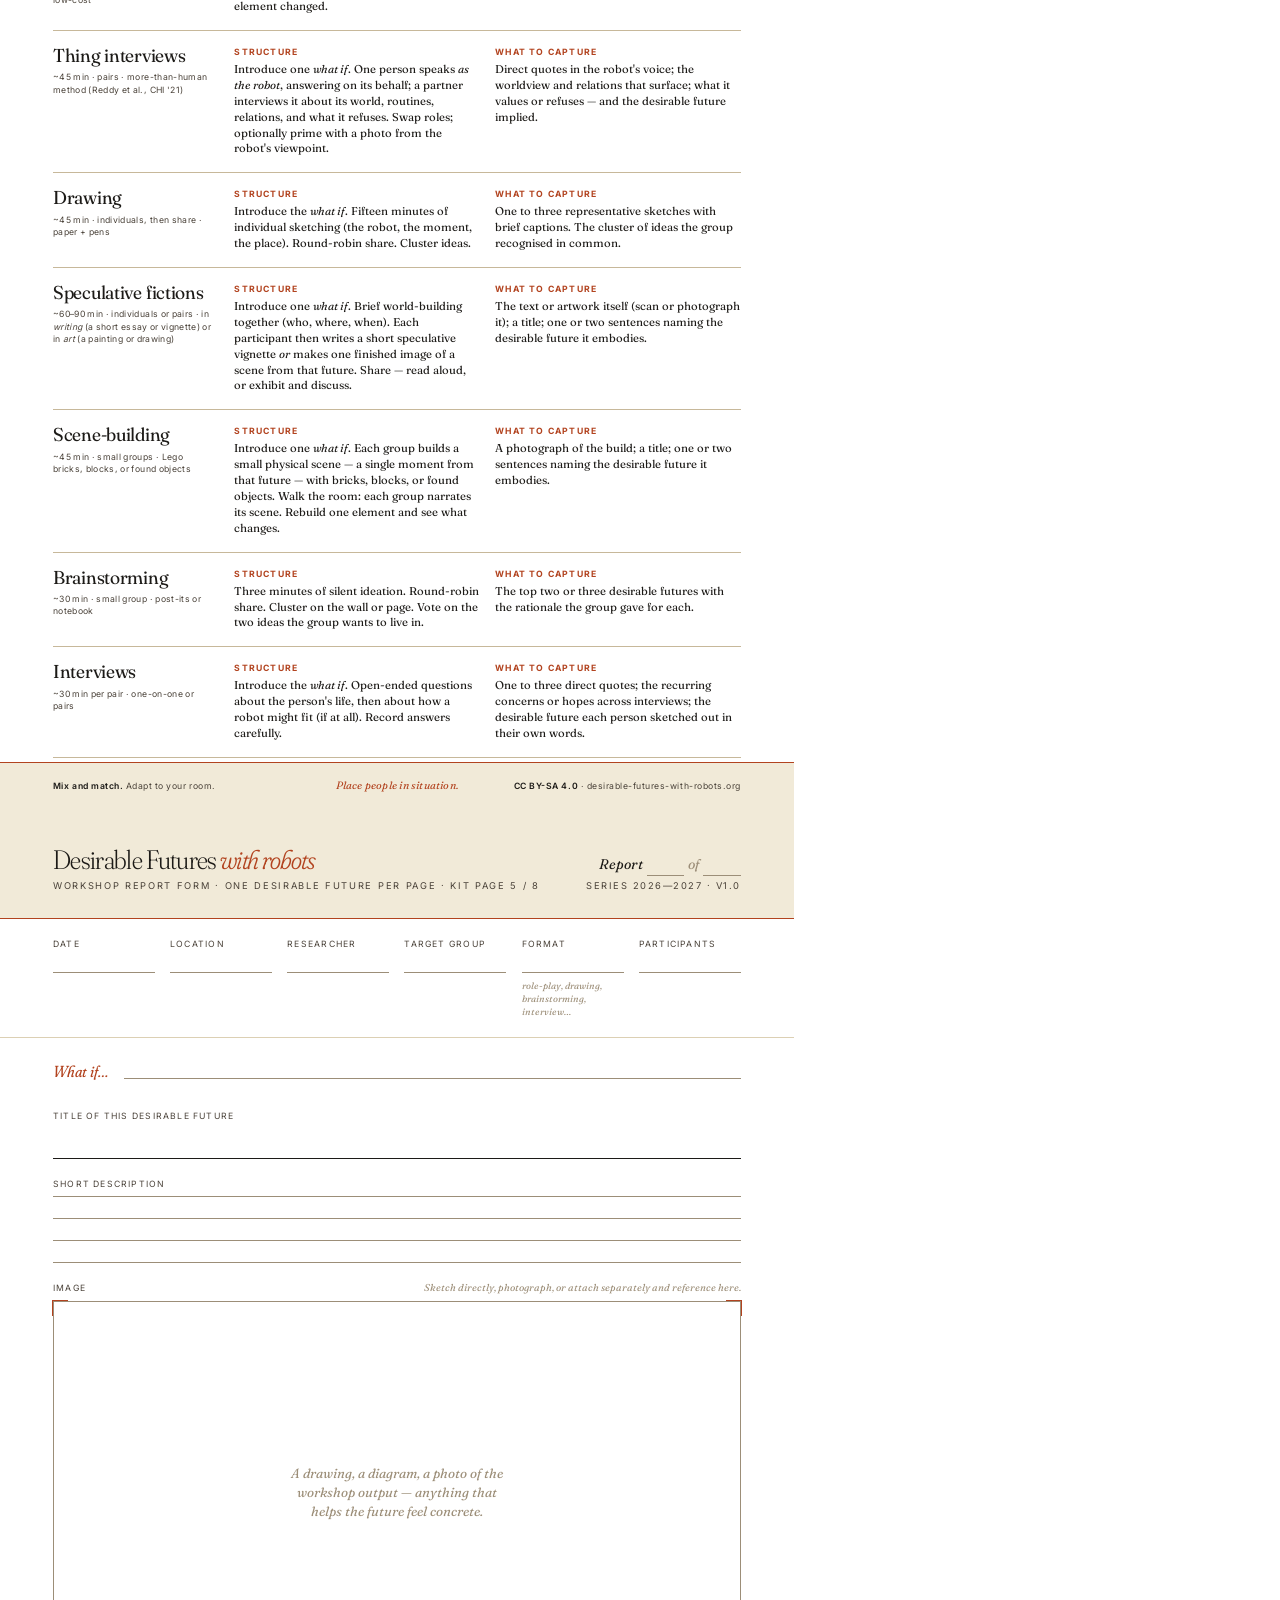
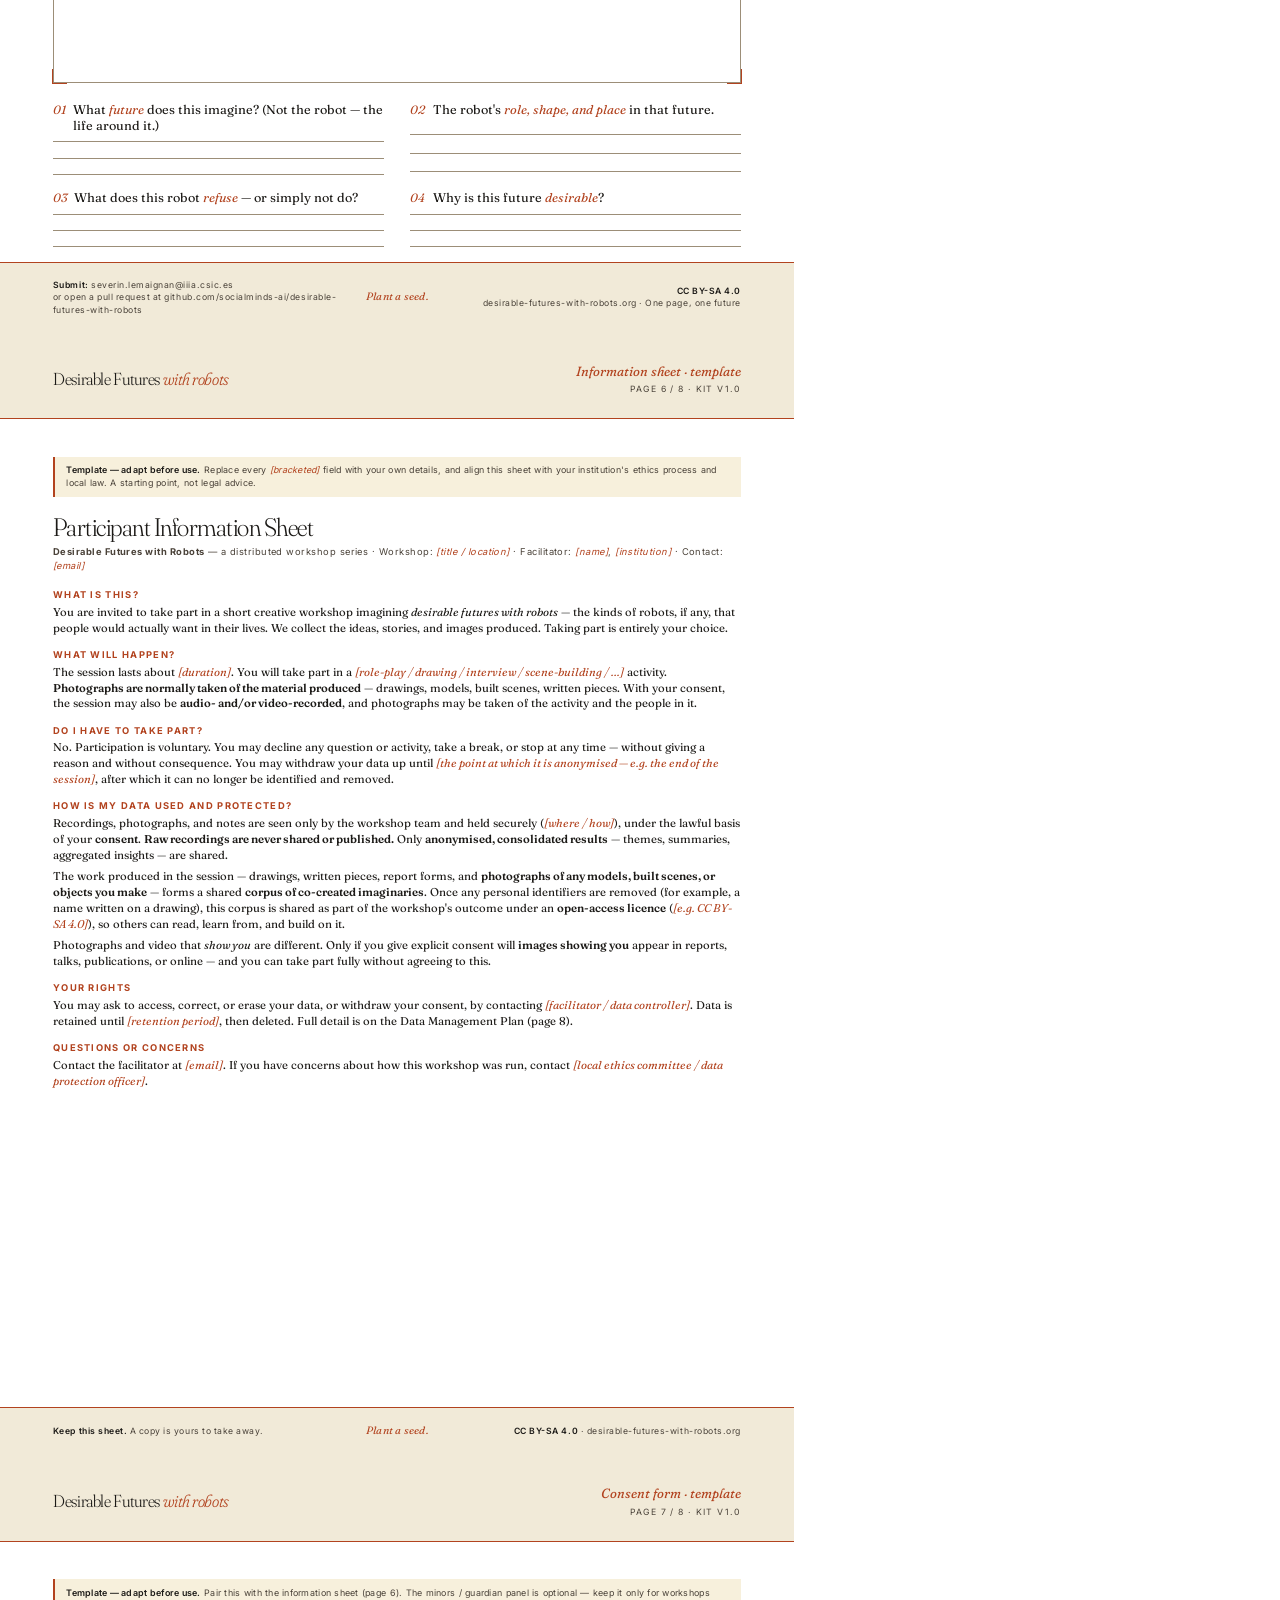
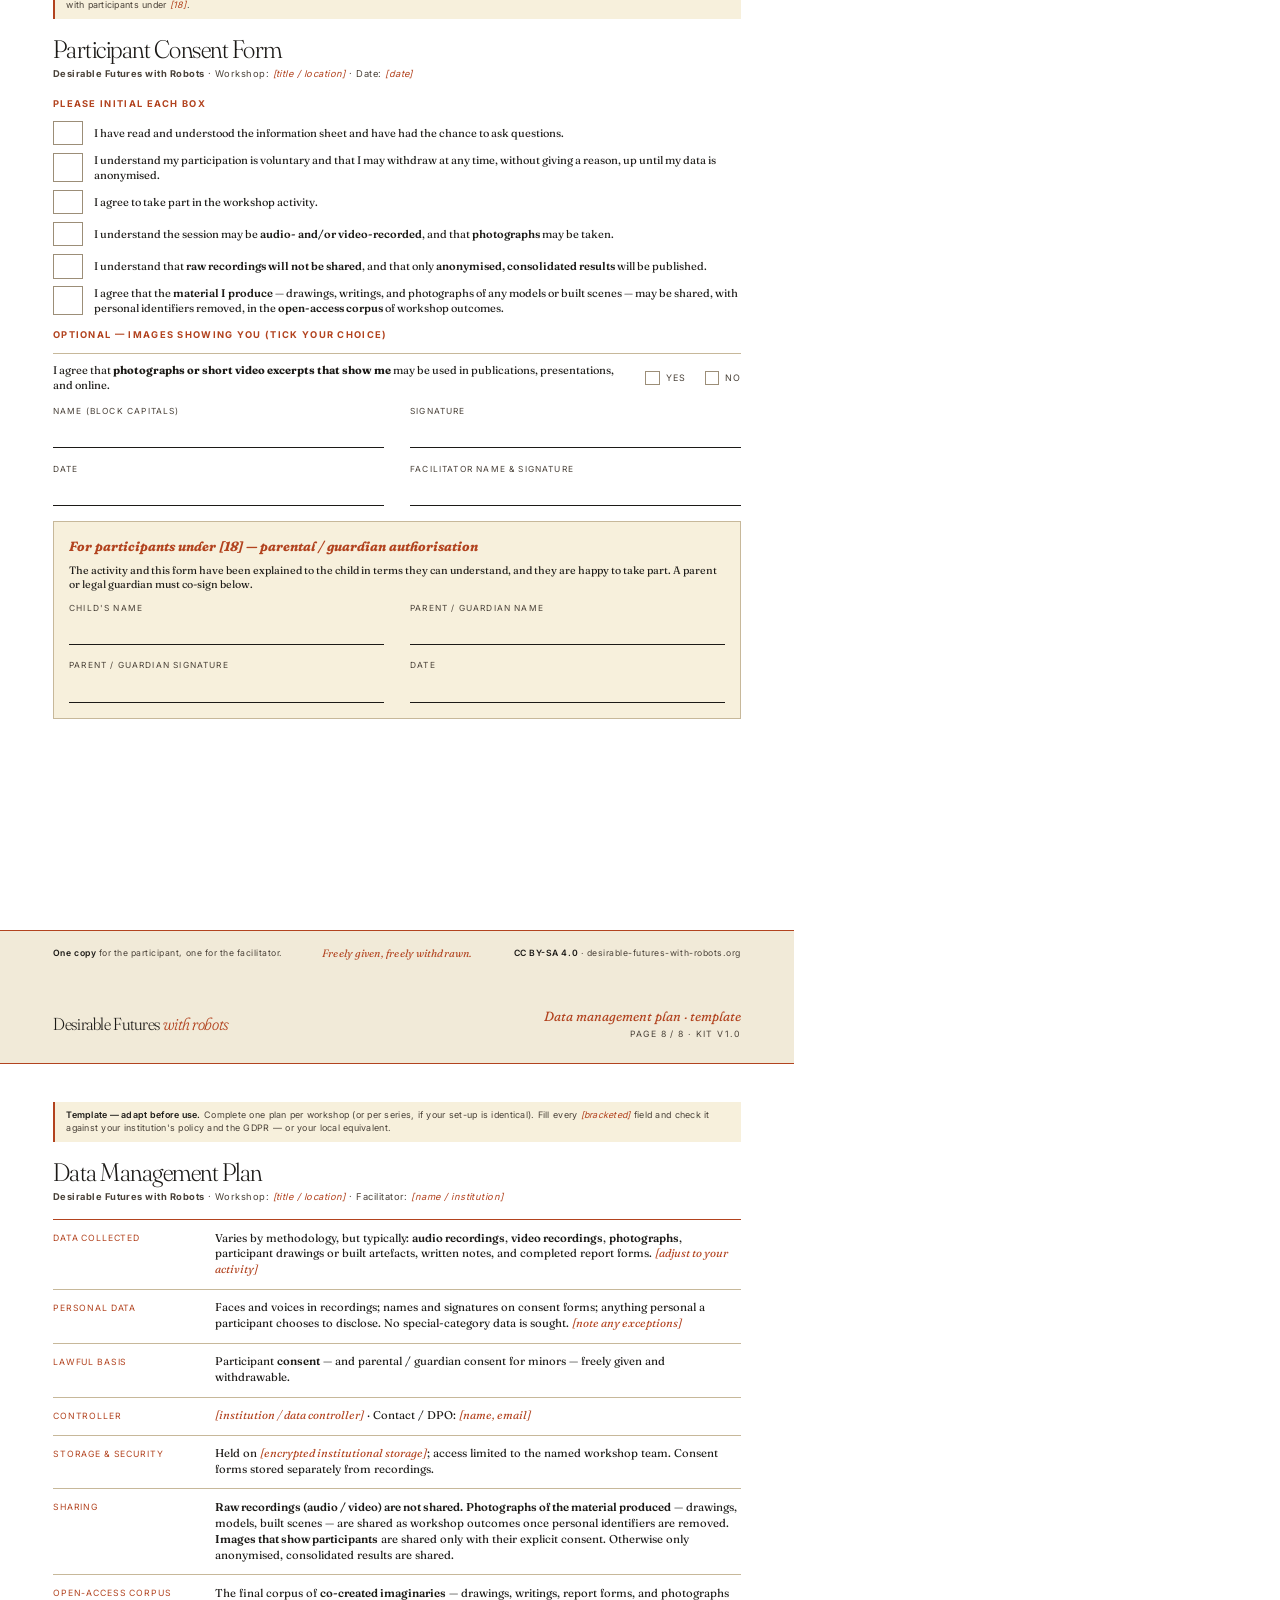
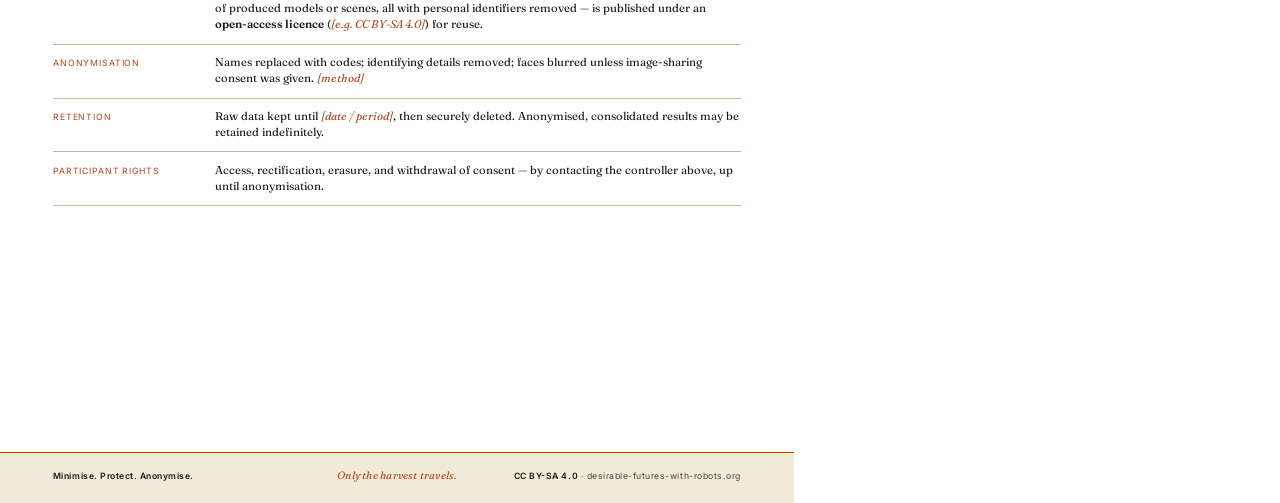
<file: kit.html>
<!doctype html>
<html lang="en">
<head>
  <meta charset="utf-8" />
  <title>Desirable Futures with Robots — Workshop kit</title>
  <link rel="icon" type="image/svg+xml" href="public/assets/favicon.svg" />
  <link rel="icon" type="image/png" sizes="32x32" href="public/assets/favicon-32.png" />
  <style>
    /* ============================================================
       SELF-HOSTED FONTS (no third-party requests — GDPR)
       Fraunces & Inter, SIL OFL, from assets/fonts/. Latin + Latin-Ext.
       ============================================================ */
    @font-face {
      font-family: "Fraunces"; font-style: normal; font-weight: 100 900; font-display: swap;
      src: url("public/assets/fonts/fraunces-latin.woff2") format("woff2");
      unicode-range: U+0000-00FF, U+0131, U+0152-0153, U+02BB-02BC, U+02C6, U+02DA, U+02DC, U+0304, U+0308, U+0329, U+2000-206F, U+20AC, U+2122, U+2191, U+2193, U+2212, U+2215, U+FEFF, U+FFFD;
    }
    @font-face {
      font-family: "Fraunces"; font-style: normal; font-weight: 100 900; font-display: swap;
      src: url("public/assets/fonts/fraunces-latin-ext.woff2") format("woff2");
      unicode-range: U+0100-02BA, U+02BD-02C5, U+02C7-02CC, U+02CE-02D7, U+02DD-02FF, U+0304, U+0308, U+0329, U+1D00-1DBF, U+1E00-1E9F, U+1EF2-1EFF, U+2020, U+20A0-20AB, U+20AD-20C0, U+2113, U+2C60-2C7F, U+A720-A7FF;
    }
    @font-face {
      font-family: "Fraunces"; font-style: italic; font-weight: 100 900; font-display: swap;
      src: url("public/assets/fonts/fraunces-italic-latin.woff2") format("woff2");
      unicode-range: U+0000-00FF, U+0131, U+0152-0153, U+02BB-02BC, U+02C6, U+02DA, U+02DC, U+0304, U+0308, U+0329, U+2000-206F, U+20AC, U+2122, U+2191, U+2193, U+2212, U+2215, U+FEFF, U+FFFD;
    }
    @font-face {
      font-family: "Fraunces"; font-style: italic; font-weight: 100 900; font-display: swap;
      src: url("public/assets/fonts/fraunces-italic-latin-ext.woff2") format("woff2");
      unicode-range: U+0100-02BA, U+02BD-02C5, U+02C7-02CC, U+02CE-02D7, U+02DD-02FF, U+0304, U+0308, U+0329, U+1D00-1DBF, U+1E00-1E9F, U+1EF2-1EFF, U+2020, U+20A0-20AB, U+20AD-20C0, U+2113, U+2C60-2C7F, U+A720-A7FF;
    }
    @font-face {
      font-family: "Inter"; font-style: normal; font-weight: 100 900; font-display: swap;
      src: url("public/assets/fonts/inter-latin.woff2") format("woff2");
      unicode-range: U+0000-00FF, U+0131, U+0152-0153, U+02BB-02BC, U+02C6, U+02DA, U+02DC, U+0304, U+0308, U+0329, U+2000-206F, U+20AC, U+2122, U+2191, U+2193, U+2212, U+2215, U+FEFF, U+FFFD;
    }
    @font-face {
      font-family: "Inter"; font-style: normal; font-weight: 100 900; font-display: swap;
      src: url("public/assets/fonts/inter-latin-ext.woff2") format("woff2");
      unicode-range: U+0100-02BA, U+02BD-02C5, U+02C7-02CC, U+02CE-02D7, U+02DD-02FF, U+0304, U+0308, U+0329, U+1D00-1DBF, U+1E00-1E9F, U+1EF2-1EFF, U+2020, U+20A0-20AB, U+20AD-20C0, U+2113, U+2C60-2C7F, U+A720-A7FF;
    }

    /* ============================================================
       WORKSHOP KIT — multi-page A4 stylesheet.
       Visual identity matches the landing site (Fraunces, ink, cream,
       terracotta). Each <div class="page"> renders as one PDF page.
       ============================================================ */

    :root {
      --cream:        #F1EAD8;
      --cream-soft:   #F7F0DC;
      --ink:          #1C1A17;
      --ink-soft:     #4A4239;
      --ink-faint:    #9C8E78;
      --rule:         #C7B89A;
      --rule-soft:    #DCD0B4;
      --accent:       #B2431F;  /* darkened from #B84A2C to reach WCAG AA 4.5:1 on cream */
      --accent-soft:  #E9C0AE;
      --paper:        #FFFFFF;

      --serif: "Fraunces", "Times New Roman", Georgia, serif;
      --sans:  "Inter", system-ui, -apple-system, "Segoe UI", sans-serif;
    }

    @page {
      size: A4;
      margin: 0;
    }

    * { box-sizing: border-box; }
    html, body { margin: 0; padding: 0; background: var(--paper); }
    body {
      font-family: var(--serif);
      color: var(--ink);
      font-size: 9.5pt;
      line-height: 1.4;
      font-feature-settings: "kern", "liga", "calt", "onum";
      -webkit-font-smoothing: antialiased;
      print-color-adjust: exact;
      -webkit-print-color-adjust: exact;
    }

    /* ============================================================
       PAGE SCAFFOLD
       ============================================================ */
    .page {
      width: 210mm;
      height: 297mm;
      page-break-after: always;
      break-after: page;
      overflow: hidden;
      position: relative;
    }
    .page:last-child {
      page-break-after: auto;
      break-after: auto;
    }


    /* ============================================================
       PAGE 1 — COVER
       ============================================================ */
    .page--cover {
      background: var(--cream);
      display: grid;
      grid-template-rows: auto 1fr auto auto;
      padding: 22mm 18mm 14mm;
    }
    .cover__eyebrow {
      font-family: var(--sans);
      font-size: 7.5pt;
      letter-spacing: 0.14em;
      text-transform: uppercase;
      color: var(--ink-soft);
      display: flex;
      align-items: center;
      gap: 6mm;
      white-space: nowrap;
    }
    .cover__eyebrow::after {
      content: "";
      flex: 1;
      height: 0.3mm;
      background: var(--rule);
    }
    .cover__main {
      display: grid;
      grid-template-columns: 1.4fr 1fr;
      gap: 10mm;
      align-items: center;
      padding: 14mm 0;
    }
    .cover__title {
      font-family: var(--serif);
      font-size: 64pt;
      font-weight: 300;
      line-height: 0.95;
      letter-spacing: -0.035em;
      font-variation-settings: "opsz" 144, "SOFT" 50;
      margin: 0;
    }
    .cover__title em {
      display: block;
      font-style: italic;
      color: var(--accent);
      margin-left: 10mm;
      font-variation-settings: "opsz" 144, "SOFT" 100, "WONK" 1;
    }
    .cover__art {
      aspect-ratio: 4/5;
      display: flex;
      align-items: center;
      justify-content: center;
    }
    .cover__art img {
      width: 100%;
      height: 100%;
      object-fit: contain;
      mix-blend-mode: multiply;
    }
    .cover__subtitle {
      max-width: 130mm;
      margin: 0;
    }
    .cover__subtitle p {
      font-family: var(--serif);
      font-size: 14pt;
      line-height: 1.35;
      color: var(--ink);
      margin: 0;
      font-weight: 300;
      font-variation-settings: "opsz" 48;
    }
    .cover__subtitle em { font-style: italic; color: var(--accent); }
    .cover__bottom {
      display: grid;
      grid-template-columns: 1fr 1fr 1fr;
      gap: 8mm;
      padding-top: 8mm;
      border-top: 0.4mm solid var(--accent);
      align-items: end;
    }
    .cover__meta-item .label {
      display: block;
      font-family: var(--sans);
      font-size: 7pt;
      letter-spacing: 0.16em;
      text-transform: uppercase;
      color: var(--ink-soft);
      margin-bottom: 1.5mm;
    }
    .cover__meta-item .value {
      font-family: var(--serif);
      font-size: 11pt;
      color: var(--ink);
      line-height: 1.3;
    }
    .cover__meta-item .value em {
      font-style: italic;
      color: var(--accent);
    }


    /* ============================================================
       CONTENT PAGES — shared header / body / footer
       ============================================================ */
    .page--content {
      display: grid;
      grid-template-rows: auto 1fr auto;
    }
    .page-header {
      background: var(--cream);
      padding: 7mm 14mm 6mm;
      display: grid;
      grid-template-columns: 1fr auto;
      align-items: center;
      gap: 4mm;
      border-bottom: 0.4mm solid var(--accent);
    }
    .page-header__wordmark {
      font-family: var(--serif);
      font-size: 13pt;
      font-weight: 300;
      letter-spacing: -0.02em;
      line-height: 1;
      font-variation-settings: "opsz" 96, "SOFT" 50;
    }
    .page-header__wordmark em {
      font-style: italic;
      color: var(--accent);
      font-variation-settings: "opsz" 96, "SOFT" 100, "WONK" 1;
    }
    .page-header__right {
      display: grid;
      gap: 0.8mm;
      justify-items: end;
      font-family: var(--sans);
      font-size: 6.5pt;
      letter-spacing: 0.16em;
      text-transform: uppercase;
      color: var(--ink-soft);
    }
    .page-header__section {
      font-family: var(--serif);
      font-style: italic;
      font-size: 10pt;
      letter-spacing: 0;
      text-transform: none;
      color: var(--accent);
      font-variation-settings: "opsz" 48, "SOFT" 80;
    }
    .page-body {
      padding: 10mm 14mm;
      overflow: hidden;
    }
    .page-footer {
      background: var(--cream);
      padding: 4mm 14mm 5mm;
      border-top: 0.4mm solid var(--accent);
      display: grid;
      grid-template-columns: 1fr auto 1fr;
      align-items: center;
      gap: 6mm;
      font-family: var(--sans);
      font-size: 6.5pt;
      letter-spacing: 0.06em;
      color: var(--ink-soft);
      line-height: 1.45;
    }
    .page-footer__right { text-align: right; }
    .page-footer strong { color: var(--ink); font-weight: 600; }
    .page-footer__center {
      font-family: var(--serif);
      font-style: italic;
      font-size: 8pt;
      color: var(--accent);
      letter-spacing: 0.02em;
      white-space: nowrap;
    }


    /* ============================================================
       PAGE 2 — RATIONALE (roman-numeral sections)
       ============================================================ */
    .roman-section {
      display: grid;
      grid-template-columns: 6mm 1fr;
      gap: 4mm;
      margin-bottom: 4mm;
    }
    .roman-section + .roman-section { margin-top: 6mm; }
    .roman-section__num {
      font-family: var(--serif);
      font-style: italic;
      font-size: 9pt;
      color: var(--accent);
      padding-top: 2mm;
      font-feature-settings: "smcp", "onum";
      letter-spacing: 0.04em;
    }
    .roman-section__body h3 {
      font-family: var(--serif);
      font-size: 15pt;
      font-weight: 300;
      line-height: 1.12;
      letter-spacing: -0.02em;
      margin: 0 0 2.5mm;
      font-variation-settings: "opsz" 96, "SOFT" 40;
    }
    .roman-section__body p {
      margin: 0 0 2mm;
      font-size: 9.5pt;
      line-height: 1.45;
      color: var(--ink);
    }
    .roman-section__body p:last-child { margin-bottom: 0; }
    .roman-section__body em { font-style: italic; }
    .roman-section__body strong { font-weight: 600; }

    .pullquote-line {
      padding: 1.5mm 0 1.5mm 4mm;
      border-left: 0.5mm solid var(--accent);
      font-style: italic;
      color: var(--ink);
      margin: 2.5mm 0 !important;
    }

    .featured-q {
      margin: 6mm 0 0;
      padding: 5mm 0 0;
      border-top: 0.3mm solid var(--rule);
      text-align: center;
    }
    .featured-q blockquote {
      margin: 0;
      font-family: var(--serif);
      font-size: 17pt;
      font-weight: 300;
      line-height: 1.18;
      letter-spacing: -0.02em;
      font-variation-settings: "opsz" 96, "SOFT" 50;
    }
    .featured-q blockquote em {
      font-style: italic;
      color: var(--accent);
      font-variation-settings: "opsz" 96, "SOFT" 100, "WONK" 1;
    }


    /* ============================================================
       PAGE 3 — WHAT-IF BANK
       ============================================================ */
    .page-intro {
      font-family: var(--serif);
      font-size: 11pt;
      line-height: 1.45;
      color: var(--ink);
      max-width: 155mm;
      margin: 0 0 6mm;
    }
    .page-intro em { font-style: italic; }
    .page-intro .accent { color: var(--accent); font-style: italic; }

    .whatif-bank {
      list-style: none;
      padding: 0;
      margin: 0;
    }
    .whatif-bank > li {
      display: grid;
      grid-template-columns: 11mm 1fr;
      gap: 4mm;
      padding: 4mm 0;
      border-top: 0.25mm solid var(--rule);
      align-items: baseline;
    }
    .whatif-bank > li:last-child { border-bottom: 0.25mm solid var(--rule); }
    .whatif-bank__num {
      font-family: var(--serif);
      font-style: italic;
      font-size: 11pt;
      color: var(--accent);
      font-feature-settings: "onum";
    }
    .whatif-bank__text {
      font-family: var(--serif);
      font-size: 13.5pt;
      font-weight: 300;
      line-height: 1.22;
      letter-spacing: -0.01em;
      font-variation-settings: "opsz" 72, "SOFT" 40;
      margin: 0;
    }
    .whatif-bank__text em { font-style: italic; color: var(--accent); }

    .whatif-blank__text {
      height: 7mm;
      border-bottom: 0.25mm solid var(--ink-faint);
    }
    .whatif-blank-label {
      font-family: var(--sans);
      font-size: 7pt;
      letter-spacing: 0.16em;
      text-transform: uppercase;
      color: var(--ink-soft);
      margin: 8mm 0 3mm;
    }


    /* ============================================================
       PAGE 4 — AUDIENCES (2×2 grid of cards)
       ============================================================ */
    .audience-grid {
      display: grid;
      grid-template-columns: 1fr 1fr;
      gap: 5mm;
      margin-top: 3mm;
    }
    .audience-card {
      border: 0.3mm solid var(--rule);
      padding: 5mm;
      display: grid;
      gap: 3mm;
      background: var(--cream-soft);
    }
    .audience-card h3 {
      font-family: var(--serif);
      font-size: 14pt;
      font-weight: 400;
      line-height: 1.1;
      letter-spacing: -0.015em;
      margin: 0;
      color: var(--ink);
      font-variation-settings: "opsz" 72, "SOFT" 30;
    }
    .audience-card__rows {
      display: grid;
      gap: 2.2mm;
    }
    .audience-row {
      display: grid;
      gap: 0.6mm;
    }
    .audience-row__label {
      font-family: var(--sans);
      font-size: 6pt;
      letter-spacing: 0.14em;
      text-transform: uppercase;
      color: var(--accent);
    }
    .audience-row__body {
      font-family: var(--serif);
      font-size: 8.5pt;
      line-height: 1.4;
      color: var(--ink);
      margin: 0;
    }
    .audience-row__body em { font-style: italic; }


    /* ============================================================
       PAGE 5 — WORKSHOP FORMATS
       ============================================================ */
    .format-list {
      list-style: none;
      padding: 0;
      margin: 3mm 0 0;
      display: grid;
      gap: 0;
    }
    .format-list > li {
      padding: 4mm 0;
      border-top: 0.25mm solid var(--rule);
      display: grid;
      grid-template-columns: 42mm 1fr;
      gap: 6mm;
    }
    .format-list > li:last-child { border-bottom: 0.25mm solid var(--rule); }
    .format__head {
      display: grid;
      gap: 1.5mm;
      align-content: start;
    }
    .format__name {
      font-family: var(--serif);
      font-size: 14pt;
      font-weight: 400;
      line-height: 1.05;
      letter-spacing: -0.015em;
      margin: 0;
      font-variation-settings: "opsz" 72, "SOFT" 30;
    }
    .format__tag {
      display: inline-block;
      font-family: var(--sans);
      font-size: 6pt;
      letter-spacing: 0.14em;
      text-transform: uppercase;
      color: var(--cream);
      background: var(--accent);
      padding: 0.6mm 2mm;
      border-radius: 1mm;
      justify-self: start;
    }
    .format__meta {
      font-family: var(--sans);
      font-size: 6.5pt;
      letter-spacing: 0.04em;
      color: var(--ink-soft);
      line-height: 1.4;
    }
    .format__body {
      display: grid;
      grid-template-columns: 1fr 1fr;
      gap: 4mm;
    }
    .format__body h4 {
      font-family: var(--sans);
      font-size: 6.5pt;
      letter-spacing: 0.14em;
      text-transform: uppercase;
      color: var(--accent);
      margin: 0 0 1mm;
    }
    .format__body p {
      font-family: var(--serif);
      font-size: 8.5pt;
      line-height: 1.4;
      color: var(--ink);
      margin: 0;
    }
    .format__body em { font-style: italic; }


    /* ============================================================
       PAGE 6 — REPORT FORM (kept from the previous form.html)
       ============================================================ */
    .page--form {
      display: grid;
      grid-template-rows:
        auto    /* header */
        auto    /* metadata */
        auto    /* what if */
        auto    /* title */
        auto    /* description */
        1fr     /* image */
        auto    /* reflections */
        auto;   /* footer */
      gap: 0;
    }

    .header {
      background: var(--cream);
      padding: 9mm 14mm 7mm;
      display: grid;
      grid-template-columns: 1fr auto;
      align-items: end;
      gap: 1.5mm;
      border-bottom: 0.4mm solid var(--accent);
    }
    .header__left { display: grid; gap: 1.5mm; }
    .wordmark {
      font-family: var(--serif);
      font-size: 20pt;
      font-weight: 300;
      line-height: 1;
      letter-spacing: -0.025em;
      font-variation-settings: "opsz" 144, "SOFT" 50;
    }
    .wordmark em {
      font-style: italic;
      color: var(--accent);
      font-weight: 300;
      font-variation-settings: "opsz" 144, "SOFT" 100, "WONK" 1;
    }
    .header__sub {
      font-family: var(--sans);
      font-size: 7pt;
      letter-spacing: 0.18em;
      text-transform: uppercase;
      color: var(--ink-soft);
    }
    .header__right {
      display: grid;
      gap: 0.8mm;
      justify-items: end;
      font-family: var(--sans);
      font-size: 7pt;
      letter-spacing: 0.16em;
      text-transform: uppercase;
      color: var(--ink-soft);
    }
    .report-no {
      font-family: var(--serif);
      font-style: italic;
      font-size: 10.5pt;
      letter-spacing: 0;
      text-transform: none;
      color: var(--ink);
      display: inline-flex;
      align-items: baseline;
      gap: 1mm;
    }
    .report-no .field {
      display: inline-block;
      min-width: 10mm;
      border-bottom: 0.3mm solid var(--ink-faint);
      padding: 0 1mm;
    }

    .meta {
      padding: 5mm 14mm 0;
      display: grid;
      grid-template-columns: repeat(6, 1fr);
      gap: 0 4mm;
      border-bottom: 0.2mm solid var(--rule-soft);
      padding-bottom: 5mm;
    }
    .field-cell { display: flex; flex-direction: column; gap: 1mm; }
    .field-cell__label {
      font-family: var(--sans);
      font-size: 6.5pt;
      letter-spacing: 0.14em;
      text-transform: uppercase;
      color: var(--ink-soft);
    }
    .field-cell__rule {
      height: 5mm;
      border-bottom: 0.3mm solid var(--ink-faint);
    }
    .field-cell__hint {
      font-family: var(--serif);
      font-style: italic;
      font-size: 7pt;
      color: var(--ink-faint);
      margin-top: 0.5mm;
    }

    .whatif {
      padding: 5mm 14mm 4mm;
      display: grid;
      grid-template-columns: auto 1fr;
      align-items: end;
      gap: 4mm;
    }
    .whatif__prompt {
      font-family: var(--serif);
      font-style: italic;
      font-size: 12pt;
      color: var(--accent);
      font-variation-settings: "opsz" 96, "SOFT" 80;
      line-height: 1;
    }
    .whatif__rule {
      height: 6mm;
      border-bottom: 0.4mm solid var(--ink-faint);
    }

    .title-block { padding: 4mm 14mm 0; display: grid; gap: 1mm; }
    .title-block__label {
      font-family: var(--sans);
      font-size: 6.5pt;
      letter-spacing: 0.14em;
      text-transform: uppercase;
      color: var(--ink-soft);
    }
    .title-block__rule { height: 9mm; border-bottom: 0.4mm solid var(--ink); }

    .desc { padding: 5mm 14mm 0; display: grid; gap: 1.5mm; }
    .desc__label {
      font-family: var(--sans);
      font-size: 6.5pt;
      letter-spacing: 0.14em;
      text-transform: uppercase;
      color: var(--ink-soft);
    }
    .desc__lines { display: grid; gap: 5.5mm; }
    .desc__lines > span { height: 0; border-bottom: 0.25mm solid var(--ink-faint); }

    .image-area {
      padding: 5mm 14mm 5mm;
      display: flex;
      flex-direction: column;
      gap: 1.5mm;
      min-height: 0;
    }
    .image-area__label {
      font-family: var(--sans);
      font-size: 6.5pt;
      letter-spacing: 0.14em;
      text-transform: uppercase;
      color: var(--ink-soft);
      display: flex;
      justify-content: space-between;
      align-items: baseline;
    }
    .image-area__hint {
      font-family: var(--serif);
      font-style: italic;
      font-size: 7.5pt;
      letter-spacing: 0;
      text-transform: none;
      color: var(--ink-faint);
    }
    .image-box {
      flex: 1;
      border: 0.3mm solid var(--ink-faint);
      position: relative;
      display: flex;
      align-items: center;
      justify-content: center;
      min-height: 48mm;
    }
    .image-box::before,
    .image-box::after,
    .image-box .corner-tl,
    .image-box .corner-br {
      content: "";
      position: absolute;
      width: 4mm;
      height: 4mm;
      border: 0.5mm solid var(--accent);
    }
    .image-box::before { top: -0.5mm; left: -0.5mm; border-right: none; border-bottom: none; }
    .image-box::after  { top: -0.5mm; right: -0.5mm; border-left: none; border-bottom: none; }
    .image-box .corner-tl { bottom: -0.5mm; left: -0.5mm; border-right: none; border-top: none; }
    .image-box .corner-br { bottom: -0.5mm; right: -0.5mm; border-left: none; border-top: none; }
    .image-box__placeholder {
      font-family: var(--serif);
      font-style: italic;
      font-size: 10pt;
      color: var(--ink-faint);
      text-align: center;
      max-width: 60mm;
      line-height: 1.4;
    }

    .reflections {
      padding: 0 14mm 4mm;
      display: grid;
      grid-template-columns: 1fr 1fr;
      gap: 4mm 7mm;
    }
    .reflection { display: grid; gap: 1mm; }
    .reflection__header {
      display: grid;
      grid-template-columns: auto 1fr;
      gap: 2mm;
      align-items: baseline;
    }
    .reflection__num {
      font-family: var(--serif);
      font-style: italic;
      font-size: 9pt;
      color: var(--accent);
      font-feature-settings: "onum";
    }
    .reflection__label {
      font-family: var(--serif);
      font-size: 9.5pt;
      font-weight: 400;
      color: var(--ink);
      line-height: 1.25;
    }
    .reflection__label em { font-style: italic; color: var(--accent); }
    .reflection__lines { display: grid; gap: 4mm; margin-top: 1mm; }
    .reflection__lines > span {
      height: 0;
      border-bottom: 0.22mm solid var(--ink-faint);
    }

    .footer {
      background: var(--cream);
      padding: 4mm 14mm 5mm;
      border-top: 0.4mm solid var(--accent);
      display: grid;
      grid-template-columns: 1fr auto 1fr;
      align-items: center;
      gap: 6mm;
    }
    .footer__left, .footer__right {
      font-family: var(--sans);
      font-size: 6.5pt;
      letter-spacing: 0.06em;
      color: var(--ink-soft);
      line-height: 1.45;
    }
    .footer__right { text-align: right; }
    .footer__left strong, .footer__right strong { color: var(--ink); font-weight: 600; }
    .footer__center {
      font-family: var(--serif);
      font-style: italic;
      font-size: 8pt;
      color: var(--accent);
      letter-spacing: 0.02em;
      white-space: nowrap;
    }
    /* ============================================================
       PAGES 6–8 — ETHICS TEMPLATES (information sheet / consent / DMP)
       Shared, fillable building blocks. Terracotta italic = adapt-me.
       ============================================================ */
    .tpl-note {
      font-family: var(--sans);
      font-size: 6.7pt;
      letter-spacing: 0.03em;
      line-height: 1.4;
      color: var(--ink-soft);
      background: var(--cream-soft);
      border-left: 0.6mm solid var(--accent);
      padding: 2mm 3mm;
      margin: 0 0 4.5mm;
    }
    .tpl-note strong { color: var(--ink); font-weight: 600; }
    .fillable { color: var(--accent); font-style: italic; }
    .eth-title {
      font-family: var(--serif);
      font-size: 19pt;
      font-weight: 300;
      letter-spacing: -0.02em;
      line-height: 1;
      margin: 0 0 1.5mm;
      font-variation-settings: "opsz" 96, "SOFT" 40;
    }
    .eth-projline {
      font-family: var(--sans);
      font-size: 7pt;
      letter-spacing: 0.05em;
      color: var(--ink-soft);
      margin: 0 0 4mm;
      line-height: 1.5;
    }
    .eth-section { margin: 0 0 3mm; }
    .eth-section > h3 {
      font-family: var(--sans);
      font-size: 7pt;
      letter-spacing: 0.14em;
      text-transform: uppercase;
      color: var(--accent);
      margin: 0 0 1mm;
    }
    .eth-section p {
      font-size: 8.5pt;
      line-height: 1.4;
      margin: 0 0 1.5mm;
      color: var(--ink);
    }
    .eth-section p:last-child { margin-bottom: 0; }
    .eth-section em { font-style: italic; }
    .eth-section strong { font-weight: 600; }

    /* consent statements with initial boxes */
    .consent-list {
      list-style: none; padding: 0; margin: 0 0 3.5mm;
      display: grid; gap: 2mm;
    }
    .consent-list > li {
      display: grid; grid-template-columns: 8mm 1fr; gap: 3mm; align-items: stretch;
    }
    .consent-list .box {
      border: 0.3mm solid var(--ink-faint); min-height: 6.5mm;
    }
    .consent-list p { font-size: 8.3pt; line-height: 1.32; margin: 0; align-self: center; }
    .consent-list em { font-style: italic; }
    .consent-list strong { font-weight: 600; }

    /* optional yes/no choices */
    .consent-choice {
      display: grid; grid-template-columns: 1fr auto; gap: 5mm; align-items: center;
      padding: 2.5mm 0; border-top: 0.25mm solid var(--rule);
    }
    .consent-choice:last-of-type { border-bottom: 0.25mm solid var(--rule); margin-bottom: 3.5mm; }
    .consent-choice p { font-size: 8.3pt; line-height: 1.32; margin: 0; }
    .yesno { display: flex; gap: 5mm; }
    .yesno span {
      display: inline-flex; align-items: center; gap: 1.5mm;
      font-family: var(--sans); font-size: 6.7pt; letter-spacing: 0.12em;
      text-transform: uppercase; color: var(--ink-soft);
    }
    .yesno .tick { width: 3.8mm; height: 3.8mm; border: 0.3mm solid var(--ink-faint); }

    /* signature rows */
    .sign-grid { display: grid; grid-template-columns: 1fr 1fr; gap: 4mm 7mm; margin-top: 1mm; }
    .sign-cell { display: grid; gap: 1.2mm; }
    .sign-cell__label {
      font-family: var(--sans); font-size: 6.3pt; letter-spacing: 0.14em;
      text-transform: uppercase; color: var(--ink-soft);
    }
    .sign-cell__rule { height: 7mm; border-bottom: 0.3mm solid var(--ink); }

    /* minor / parental sub-panel */
    .eth-subpanel {
      margin-top: 4mm; padding: 4mm; border: 0.3mm solid var(--rule);
      background: var(--cream-soft);
    }
    .eth-subpanel > h3 {
      font-family: var(--serif); font-style: italic; font-size: 10pt;
      color: var(--accent); margin: 0 0 2mm;
      font-variation-settings: "opsz" 48, "SOFT" 80;
    }
    .eth-subpanel p { font-size: 8pt; line-height: 1.38; margin: 0 0 2.5mm; }

    /* data management plan rows */
    .dmp { display: grid; gap: 0; border-top: 0.3mm solid var(--accent); }
    .dmp__row {
      display: grid; grid-template-columns: 38mm 1fr; gap: 5mm;
      padding: 2.8mm 0; border-bottom: 0.25mm solid var(--rule);
    }
    .dmp__key {
      font-family: var(--sans); font-size: 6.5pt; letter-spacing: 0.1em;
      text-transform: uppercase; color: var(--accent); padding-top: 0.4mm;
    }
    .dmp__val { font-size: 8.5pt; line-height: 1.4; color: var(--ink); }
    .dmp__val em { font-style: italic; }
    .dmp__val strong { font-weight: 600; }
    .dmp__val .fillable { font-style: italic; color: var(--accent); }
  </style>
</head>
<body>


<!-- ============================================================
     PAGE 1 — COVER
     ============================================================ -->
<div class="page page--cover">

  <div class="cover__eyebrow">
    <span>An open invitation to the HRI community &amp; their disciplinary friends · 2026—2027</span>
  </div>

  <div class="cover__main">
    <h1 class="cover__title">
      Desirable Futures
      <em>with robots</em>
    </h1>
    <div class="cover__art">
      <img src="public/assets/hero.png" alt="" />
    </div>
  </div>

  <div class="cover__subtitle">
    <p>
      A series of distributed workshops, inventing a caring, feminist, <em>humanist</em> narrative for social robots — reclaiming a question that has, so far, been answered mostly outside HRI.
    </p>
  </div>

  <div class="cover__bottom">
    <div class="cover__meta-item">
      <span class="label">Document</span>
      <span class="value">Researcher kit <em>v1.0</em></span>
    </div>
    <div class="cover__meta-item">
      <span class="label">Read more</span>
      <span class="value">desirable-futures-with-robots.org</span>
    </div>
    <div class="cover__meta-item">
      <span class="label">License</span>
      <span class="value">CC BY-SA 4.0</span>
    </div>
  </div>

</div>


<!-- ============================================================
     PAGE 2 — RATIONALE
     ============================================================ -->
<div class="page page--content">

  <header class="page-header">
    <div class="page-header__wordmark">Desirable Futures<em>&nbsp;with robots</em></div>
    <div class="page-header__right">
      <span class="page-header__section">Rationale</span>
      <span>Page 1 / 8 · Kit v1.0</span>
    </div>
  </header>

  <div class="page-body">

    <div class="roman-section">
      <span class="roman-section__num">I</span>
      <div class="roman-section__body">
        <h3>From laboratory to industry.</h3>
        <p>
          Robotics is shifting fast. In the past three years, parts of the field — humanoid platforms most visibly, but also home, delivery, service, and care robots — have moved from laboratory subfields to industry-led races: multi-trillion-dollar market forecasts, sizeable state investment in China, South Korea, and elsewhere, and capable, increasingly affordable platforms reaching the market.
        </p>
        <p>
          Within one to two years, autonomous and semi-autonomous robots — humanoid or otherwise — are expected to be present in everyday life: at home, at work, in care, in public space. We collectively have a narrow window in which to shape the discourse. Practically, the next eighteen to twenty-four months.
        </p>
      </div>
    </div>

    <div class="roman-section">
      <span class="roman-section__num">II</span>
      <div class="roman-section__body">
        <h3>Efficiency. Productivity. Replacement.</h3>
        <p>
          The prevailing framing rests on a stable set of arguments: robots will perform jobs that are dull, dirty, or dangerous; offset labour shortages; save human time; and — most visibly through the humanoid wave — represent the next stage of the AI race, a step from text and image into <em>physical AI</em>.
        </p>
        <p class="pullquote-line">
          Across these arguments runs a consistent through-line: robots are positioned in <strong>competition with humans</strong> — on labour, on time, on capability.
        </p>
        <p>
          The early effects of letting this framing harden are visible in generative AI. With embodied robots — humanoid or otherwise — the same logic extends into domestic, relational, civic, and intimate domains, settings where the criteria of <em>efficiency</em> and <em>replacement</em> translate poorly.
        </p>
        <p>
          A softer framing also circulates — companion robots offering emotional support and connection, positioned as answers to loneliness, ageing, and care deficits. Distinct as it appears, it carries the same assumption that human needs can be delegated to machines; as it moves toward the mainstream, its desirability deserves equal scrutiny.
        </p>
      </div>
    </div>

    <div class="roman-section">
      <span class="roman-section__num">III</span>
      <div class="roman-section__body">
        <h3>Reclaiming the narrative.</h3>
        <p>
          Without explicit debate, much of robotics has begun to converge on a narrow vision — robots as efficient surrogates for human labour, with the humanoid form as the most visible default. The convergence is largely silent: never formally decided, never ethically justified, sustained by media coverage, capital, and funding incentives.
        </p>
        <p>
          It deserves to be examined. <em>Human-centred</em> design is not the same as <em>human-shaped</em> design — and the question is not only how to design a robot, but whether and when a robot is the right answer at all. The robotics community has, at minimum, a responsibility to keep these distinctions live, and, where possible, to <strong>reclaim the narrative</strong>.
        </p>
        <p>
          This series of workshops is an effort to imagine alternative narratives of our future — and where robots fit in, if at all. We ask:
        </p>
      </div>
    </div>

    <figure class="featured-q">
      <blockquote>
        Can we invent a caring, feminist, <em>humanist</em> narrative for robots in our society?
      </blockquote>
    </figure>

  </div>

  <footer class="page-footer">
    <div><strong>Contact:</strong> severin.lemaignan@iiia.csic.es</div>
    <div class="page-footer__center">Plant a seed.</div>
    <div class="page-footer__right"><strong>CC BY-SA 4.0</strong> · desirable-futures-with-robots.org</div>
  </footer>

</div>


<!-- ============================================================
     PAGE 3 — REVERSING THE NARRATIVE (what-if bank)
     ============================================================ -->
<div class="page page--content">

  <header class="page-header">
    <div class="page-header__wordmark">Desirable Futures<em>&nbsp;with robots</em></div>
    <div class="page-header__right">
      <span class="page-header__section">Reversing the narratives</span>
      <span>Page 2 / 8 · Kit v1.0</span>
    </div>
  </header>

  <div class="page-body">

    <p class="page-intro">
      Each workshop opens with a <em>what if</em> that reverses one element of the dominant framing — and asks participants to imagine a desirable future growing from there. <span class="accent">Not dystopia. Not subversion for its own sake.</span> A future they would actually want.
    </p>

    <p class="page-intro" style="margin-top: -2mm;">
      Below: the starting bank. Pick one, adapt one, or invent your own. Send new prompts back so the bank grows.
    </p>

    <ol class="whatif-bank">
      <li>
        <span class="whatif-bank__num">01</span>
        <p class="whatif-bank__text">What if robots <em>didn't always say yes</em> to our orders?</p>
      </li>
      <li>
        <span class="whatif-bank__num">02</span>
        <p class="whatif-bank__text">What if a robot was <em>clumsy</em>, and needed our help — all the time?</p>
      </li>
      <li>
        <span class="whatif-bank__num">03</span>
        <p class="whatif-bank__text">What if a robot didn't try to <em>save</em> your time, but to <em>waste it well</em>?</p>
      </li>
      <li>
        <span class="whatif-bank__num">04</span>
        <p class="whatif-bank__text">What if a robot brought you <em>something you never asked for</em>?</p>
      </li>
    </ol>

    <p class="whatif-blank-label">Add your own</p>
    <ol class="whatif-bank">
      <li>
        <span class="whatif-bank__num">05</span>
        <div class="whatif-blank__text"></div>
      </li>
      <li>
        <span class="whatif-bank__num">06</span>
        <div class="whatif-blank__text"></div>
      </li>
      <li>
        <span class="whatif-bank__num">07</span>
        <div class="whatif-blank__text"></div>
      </li>
    </ol>

  </div>

  <footer class="page-footer">
    <div><strong>Send new prompts to:</strong> severin.lemaignan@iiia.csic.es</div>
    <div class="page-footer__center">Reverse, then imagine.</div>
    <div class="page-footer__right"><strong>CC BY-SA 4.0</strong> · desirable-futures-with-robots.org</div>
  </footer>

</div>


<!-- ============================================================
     PAGE 4 — TRANSLATING FOR YOUR AUDIENCE
     ============================================================ -->
<div class="page page--content">

  <header class="page-header">
    <div class="page-header__wordmark">Desirable Futures<em>&nbsp;with robots</em></div>
    <div class="page-header__right">
      <span class="page-header__section">Translating for your audience</span>
      <span>Page 3 / 8 · Kit v1.0</span>
    </div>
  </header>

  <div class="page-body">

    <p class="page-intro">
      The rationale needs translation, not simplification. Below: short notes for four common audiences. Adapt to your context, your language, your room. These are starting points, not scripts.
    </p>

    <div class="audience-grid">

      <div class="audience-card">
        <h3>Children</h3>
        <div class="audience-card__rows">
          <div class="audience-row">
            <span class="audience-row__label">Introduce as</span>
            <p class="audience-row__body">A storybook framing. <em>"Imagine a robot who…"</em> Centre the robot as a character with feelings, quirks, and refusals — not a tool.</p>
          </div>
          <div class="audience-row">
            <span class="audience-row__label">Inversions that resonate</span>
            <p class="audience-row__body">Clumsiness. Surprise gifts. A robot that doesn't always say yes. Friendship over function.</p>
          </div>
          <div class="audience-row">
            <span class="audience-row__label">Watch-outs</span>
            <p class="audience-row__body">Avoid abstract policy framings. Avoid scary-robot tropes. Keep concrete and playful.</p>
          </div>
        </div>
      </div>

      <div class="audience-card">
        <h3>Adolescents</h3>
        <div class="audience-card__rows">
          <div class="audience-row">
            <span class="audience-row__label">Introduce as</span>
            <p class="audience-row__body">A speculative-design brief. <em>"Design the robot you would actually want — for yourself, in five years."</em></p>
          </div>
          <div class="audience-row">
            <span class="audience-row__label">Inversions that resonate</span>
            <p class="audience-row__body">Refusal. Identity. Time-wasting (in good ways). Robots that protect rather than monitor.</p>
          </div>
          <div class="audience-row">
            <span class="audience-row__label">Watch-outs</span>
            <p class="audience-row__body">Don't moralise. Don't anchor only to school-or-work framings. Make space for ambivalence.</p>
          </div>
        </div>
      </div>

      <div class="audience-card">
        <h3>Older adults</h3>
        <div class="audience-card__rows">
          <div class="audience-row">
            <span class="audience-row__label">Introduce as</span>
            <p class="audience-row__body">A conversation about everyday life and care, not technology. Start from <em>what works well now</em> and ask where a robot might fit — if at all.</p>
          </div>
          <div class="audience-row">
            <span class="audience-row__label">Inversions that resonate</span>
            <p class="audience-row__body">Needing-help (from the robot, not toward it). Presence over function. Robots that <em>aren't</em> caregivers.</p>
          </div>
          <div class="audience-row">
            <span class="audience-row__label">Watch-outs</span>
            <p class="audience-row__body">Avoid framings that read as condescending. The "lonely older person + companion robot" assumption deserves to be opened, not reinforced.</p>
          </div>
        </div>
      </div>

      <div class="audience-card">
        <h3>Workers (warehouse, care, service)</h3>
        <div class="audience-card__rows">
          <div class="audience-row">
            <span class="audience-row__label">Introduce as</span>
            <p class="audience-row__body">A frank discussion about the workplace they know — what's dignified about it, what's not, where robots are already arriving, and what a desirable shift would look like.</p>
          </div>
          <div class="audience-row">
            <span class="audience-row__label">Inversions that resonate</span>
            <p class="audience-row__body">Co-presence rather than replacement. Robots that hand off rather than take over. Time given back, on the worker's terms.</p>
          </div>
          <div class="audience-row">
            <span class="audience-row__label">Watch-outs</span>
            <p class="audience-row__body">Acknowledge precarity directly. Avoid techno-optimism. Be specific about who benefits and who pays in each scenario.</p>
          </div>
        </div>
      </div>

    </div>

  </div>

  <footer class="page-footer">
    <div><strong>Adapt freely.</strong> Send back what worked.</div>
    <div class="page-footer__center">Translate, don't simplify.</div>
    <div class="page-footer__right"><strong>CC BY-SA 4.0</strong> · desirable-futures-with-robots.org</div>
  </footer>

</div>


<!-- ============================================================
     PAGE 5 — WORKSHOP FORMATS
     ============================================================ -->
<div class="page page--content">

  <header class="page-header">
    <div class="page-header__wordmark">Desirable Futures<em>&nbsp;with robots</em></div>
    <div class="page-header__right">
      <span class="page-header__section">Workshop formats</span>
      <span>Page 4 / 8 · Kit v1.0</span>
    </div>
  </header>

  <div class="page-body">

    <p class="page-intro">
      Each workshop should produce at least one <em>desirable future</em>, captured on the report form (page 5). Several formats below — pick the one that fits your audience, time, and space. Role-play is recommended: it places people <em>in</em> situation rather than reasoning <em>about</em> it.
    </p>

    <ul class="format-list">

      <li>
        <div class="format__head">
          <span class="format__tag">Recommended</span>
          <h3 class="format__name">Role-play / theatre</h3>
          <span class="format__meta">~60 min · groups of 3–6 · low-prop, low-cost</span>
        </div>
        <div class="format__body">
          <div>
            <h4>Structure</h4>
            <p>Introduce one <em>what if</em>. Assign roles (a person, the robot, an observer). Play out a five-minute scene. Debrief. Re-play with one element changed.</p>
          </div>
          <div>
            <h4>What to capture</h4>
            <p>Title of the scene; who/what/where; the moment of the desirable future; what changed between runs.</p>
          </div>
        </div>
      </li>

      <li>
        <div class="format__head">
          <h3 class="format__name">Thing interviews</h3>
          <span class="format__meta">~45 min · pairs · more-than-human method (Reddy et&nbsp;al., CHI&nbsp;'21)</span>
        </div>
        <div class="format__body">
          <div>
            <h4>Structure</h4>
            <p>Introduce one <em>what if</em>. One person speaks <em>as the robot</em>, answering on its behalf; a partner interviews it about its world, routines, relations, and what it refuses. Swap roles; optionally prime with a photo from the robot's viewpoint.</p>
          </div>
          <div>
            <h4>What to capture</h4>
            <p>Direct quotes in the robot's voice; the worldview and relations that surface; what it values or refuses — and the desirable future implied.</p>
          </div>
        </div>
      </li>

      <li>
        <div class="format__head">
          <h3 class="format__name">Drawing</h3>
          <span class="format__meta">~45 min · individuals, then share · paper + pens</span>
        </div>
        <div class="format__body">
          <div>
            <h4>Structure</h4>
            <p>Introduce the <em>what if</em>. Fifteen minutes of individual sketching (the robot, the moment, the place). Round-robin share. Cluster ideas.</p>
          </div>
          <div>
            <h4>What to capture</h4>
            <p>One to three representative sketches with brief captions. The cluster of ideas the group recognised in common.</p>
          </div>
        </div>
      </li>

      <li>
        <div class="format__head">
          <h3 class="format__name">Speculative fictions</h3>
          <span class="format__meta">~60–90 min · individuals or pairs · in <em>writing</em> (a short essay or vignette) or in <em>art</em> (a painting or drawing)</span>
        </div>
        <div class="format__body">
          <div>
            <h4>Structure</h4>
            <p>Introduce one <em>what if</em>. Brief world-building together (who, where, when). Each participant then writes a short speculative vignette <em>or</em> makes one finished image of a scene from that future. Share — read aloud, or exhibit and discuss.</p>
          </div>
          <div>
            <h4>What to capture</h4>
            <p>The text or artwork itself (scan or photograph it); a title; one or two sentences naming the desirable future it embodies.</p>
          </div>
        </div>
      </li>

      <li>
        <div class="format__head">
          <h3 class="format__name">Scene-building</h3>
          <span class="format__meta">~45 min · small groups · Lego bricks, blocks, or found objects</span>
        </div>
        <div class="format__body">
          <div>
            <h4>Structure</h4>
            <p>Introduce one <em>what if</em>. Each group builds a small physical scene — a single moment from that future — with bricks, blocks, or found objects. Walk the room: each group narrates its scene. Rebuild one element and see what changes.</p>
          </div>
          <div>
            <h4>What to capture</h4>
            <p>A photograph of the build; a title; one or two sentences naming the desirable future it embodies.</p>
          </div>
        </div>
      </li>

      <li>
        <div class="format__head">
          <h3 class="format__name">Brainstorming</h3>
          <span class="format__meta">~30 min · small group · post-its or notebook</span>
        </div>
        <div class="format__body">
          <div>
            <h4>Structure</h4>
            <p>Three minutes of silent ideation. Round-robin share. Cluster on the wall or page. Vote on the two ideas the group wants to live in.</p>
          </div>
          <div>
            <h4>What to capture</h4>
            <p>The top two or three desirable futures with the rationale the group gave for each.</p>
          </div>
        </div>
      </li>

      <li>
        <div class="format__head">
          <h3 class="format__name">Interviews</h3>
          <span class="format__meta">~30 min per pair · one-on-one or pairs</span>
        </div>
        <div class="format__body">
          <div>
            <h4>Structure</h4>
            <p>Introduce the <em>what if</em>. Open-ended questions about the person's life, then about how a robot might fit (if at all). Record answers carefully.</p>
          </div>
          <div>
            <h4>What to capture</h4>
            <p>One to three direct quotes; the recurring concerns or hopes across interviews; the desirable future each person sketched out in their own words.</p>
          </div>
        </div>
      </li>

    </ul>

  </div>

  <footer class="page-footer">
    <div><strong>Mix and match.</strong> Adapt to your room.</div>
    <div class="page-footer__center">Place people <em>in</em> situation.</div>
    <div class="page-footer__right"><strong>CC BY-SA 4.0</strong> · desirable-futures-with-robots.org</div>
  </footer>

</div>


<!-- ============================================================
     PAGE 6 — WORKSHOP REPORT FORM
     ============================================================ -->
<div class="page page--form">

  <header class="header">
    <div class="header__left">
      <div class="wordmark">Desirable Futures<em>&nbsp;with robots</em></div>
      <div class="header__sub">Workshop report form · One desirable future per page · Kit page 5 / 8</div>
    </div>
    <div class="header__right">
      <div class="report-no">Report
        <span class="field">&nbsp;</span>
        <span style="color: var(--ink-faint); font-style: italic;">of</span>
        <span class="field">&nbsp;</span>
      </div>
      <div>Series 2026—2027 · v1.0</div>
    </div>
  </header>

  <section class="meta">
    <div class="field-cell"><span class="field-cell__label">Date</span><span class="field-cell__rule"></span></div>
    <div class="field-cell"><span class="field-cell__label">Location</span><span class="field-cell__rule"></span></div>
    <div class="field-cell"><span class="field-cell__label">Researcher</span><span class="field-cell__rule"></span></div>
    <div class="field-cell"><span class="field-cell__label">Target group</span><span class="field-cell__rule"></span></div>
    <div class="field-cell">
      <span class="field-cell__label">Format</span>
      <span class="field-cell__rule"></span>
      <span class="field-cell__hint">role-play, drawing, brainstorming, interview…</span>
    </div>
    <div class="field-cell"><span class="field-cell__label">Participants</span><span class="field-cell__rule"></span></div>
  </section>

  <section class="whatif">
    <div class="whatif__prompt">What if&hellip;</div>
    <div class="whatif__rule"></div>
  </section>

  <section class="title-block">
    <span class="title-block__label">Title of this Desirable Future</span>
    <span class="title-block__rule"></span>
  </section>

  <section class="desc">
    <span class="desc__label">Short description</span>
    <div class="desc__lines">
      <span></span><span></span><span></span><span></span>
    </div>
  </section>

  <section class="image-area">
    <div class="image-area__label">
      <span>Image</span>
      <span class="image-area__hint">Sketch directly, photograph, or attach separately and reference here.</span>
    </div>
    <div class="image-box">
      <span class="corner-tl"></span>
      <span class="corner-br"></span>
      <span class="image-box__placeholder">A drawing, a diagram, a photo of the workshop output — anything that helps the future feel concrete.</span>
    </div>
  </section>

  <section class="reflections">
    <div class="reflection">
      <div class="reflection__header">
        <span class="reflection__num">01</span>
        <span class="reflection__label">What <em>future</em> does this imagine? (Not the robot — the life around it.)</span>
      </div>
      <div class="reflection__lines"><span></span><span></span><span></span></div>
    </div>

    <div class="reflection">
      <div class="reflection__header">
        <span class="reflection__num">02</span>
        <span class="reflection__label">The robot's <em>role, shape, and place</em> in that future.</span>
      </div>
      <div class="reflection__lines"><span></span><span></span><span></span></div>
    </div>

    <div class="reflection">
      <div class="reflection__header">
        <span class="reflection__num">03</span>
        <span class="reflection__label">What does this robot <em>refuse</em> — or simply not do?</span>
      </div>
      <div class="reflection__lines"><span></span><span></span><span></span></div>
    </div>

    <div class="reflection">
      <div class="reflection__header">
        <span class="reflection__num">04</span>
        <span class="reflection__label">Why is this future <em>desirable</em>?</span>
      </div>
      <div class="reflection__lines"><span></span><span></span><span></span></div>
    </div>
  </section>

  <footer class="footer">
    <div class="footer__left">
      <strong>Submit:</strong> severin.lemaignan@iiia.csic.es<br />
      or open a pull request at github.com/socialminds-ai/desirable-futures-with-robots
    </div>
    <div class="footer__center">Plant a seed.</div>
    <div class="footer__right">
      <strong>CC BY-SA 4.0</strong><br />
      desirable-futures-with-robots.org · One page, one future
    </div>
  </footer>

</div>


<!-- ============================================================
     PAGE 7 — PARTICIPANT INFORMATION SHEET (template)
     ============================================================ -->
<div class="page page--content">

  <header class="page-header">
    <div class="page-header__wordmark">Desirable Futures<em>&nbsp;with robots</em></div>
    <div class="page-header__right">
      <span class="page-header__section">Information sheet · template</span>
      <span>Page 6 / 8 · Kit v1.0</span>
    </div>
  </header>

  <div class="page-body">

    <p class="tpl-note">
      <strong>Template — adapt before use.</strong> Replace every <span class="fillable">[bracketed]</span> field with your own details, and align this sheet with your institution's ethics process and local law. A starting point, not legal advice.
    </p>

    <h2 class="eth-title">Participant Information Sheet</h2>
    <p class="eth-projline">
      <strong>Desirable Futures with Robots</strong> — a distributed workshop series · Workshop: <span class="fillable">[title / location]</span> · Facilitator: <span class="fillable">[name]</span>, <span class="fillable">[institution]</span> · Contact: <span class="fillable">[email]</span>
    </p>

    <div class="eth-section">
      <h3>What is this?</h3>
      <p>You are invited to take part in a short creative workshop imagining <em>desirable futures with robots</em> — the kinds of robots, if any, that people would actually want in their lives. We collect the ideas, stories, and images produced. Taking part is entirely your choice.</p>
    </div>

    <div class="eth-section">
      <h3>What will happen?</h3>
      <p>The session lasts about <span class="fillable">[duration]</span>. You will take part in a <span class="fillable">[role-play / drawing / interview / scene-building / …]</span> activity. <strong>Photographs are normally taken of the material produced</strong> — drawings, models, built scenes, written pieces. With your consent, the session may also be <strong>audio- and/or video-recorded</strong>, and photographs may be taken of the activity and the people in it.</p>
    </div>

    <div class="eth-section">
      <h3>Do I have to take part?</h3>
      <p>No. Participation is voluntary. You may decline any question or activity, take a break, or stop at any time — without giving a reason and without consequence. You may withdraw your data up until <span class="fillable">[the point at which it is anonymised — e.g. the end of the session]</span>, after which it can no longer be identified and removed.</p>
    </div>

    <div class="eth-section">
      <h3>How is my data used and protected?</h3>
      <p>Recordings, photographs, and notes are seen only by the workshop team and held securely (<span class="fillable">[where / how]</span>), under the lawful basis of your <strong>consent</strong>. <strong>Raw recordings are never shared or published.</strong> Only <strong>anonymised, consolidated results</strong> — themes, summaries, aggregated insights — are shared.</p>
      <p>The work produced in the session — drawings, written pieces, report forms, and <strong>photographs of any models, built scenes, or objects you make</strong> — forms a shared <strong>corpus of co-created imaginaries</strong>. Once any personal identifiers are removed (for example, a name written on a drawing), this corpus is shared as part of the workshop's outcome under an <strong>open-access licence</strong> (<span class="fillable">[e.g. CC BY-SA 4.0]</span>), so others can read, learn from, and build on it.</p>
      <p>Photographs and video that <em>show you</em> are different. Only if you give explicit consent will <strong>images showing you</strong> appear in reports, talks, publications, or online — and you can take part fully without agreeing to this.</p>
    </div>

    <div class="eth-section">
      <h3>Your rights</h3>
      <p>You may ask to access, correct, or erase your data, or withdraw your consent, by contacting <span class="fillable">[facilitator / data controller]</span>. Data is retained until <span class="fillable">[retention period]</span>, then deleted. Full detail is on the Data Management Plan (page 8).</p>
    </div>

    <div class="eth-section">
      <h3>Questions or concerns</h3>
      <p>Contact the facilitator at <span class="fillable">[email]</span>. If you have concerns about how this workshop was run, contact <span class="fillable">[local ethics committee / data protection officer]</span>.</p>
    </div>

  </div>

  <footer class="page-footer">
    <div><strong>Keep this sheet.</strong> A copy is yours to take away.</div>
    <div class="page-footer__center">Plant a seed.</div>
    <div class="page-footer__right"><strong>CC BY-SA 4.0</strong> · desirable-futures-with-robots.org</div>
  </footer>

</div>


<!-- ============================================================
     PAGE 8 — PARTICIPANT CONSENT FORM (template)
     ============================================================ -->
<div class="page page--content">

  <header class="page-header">
    <div class="page-header__wordmark">Desirable Futures<em>&nbsp;with robots</em></div>
    <div class="page-header__right">
      <span class="page-header__section">Consent form · template</span>
      <span>Page 7 / 8 · Kit v1.0</span>
    </div>
  </header>

  <div class="page-body">

    <p class="tpl-note">
      <strong>Template — adapt before use.</strong> Pair this with the information sheet (page 6). The minors / guardian panel is optional — keep it only for workshops with participants under <span class="fillable">[18]</span>.
    </p>

    <h2 class="eth-title">Participant Consent Form</h2>
    <p class="eth-projline">
      <strong>Desirable Futures with Robots</strong> · Workshop: <span class="fillable">[title / location]</span> · Date: <span class="fillable">[date]</span>
    </p>

    <div class="eth-section"><h3>Please initial each box</h3></div>
    <ul class="consent-list">
      <li><span class="box"></span><p>I have read and understood the information sheet and have had the chance to ask questions.</p></li>
      <li><span class="box"></span><p>I understand my participation is voluntary and that I may withdraw at any time, without giving a reason, up until my data is anonymised.</p></li>
      <li><span class="box"></span><p>I agree to take part in the workshop activity.</p></li>
      <li><span class="box"></span><p>I understand the session may be <strong>audio- and/or video-recorded</strong>, and that <strong>photographs</strong> may be taken.</p></li>
      <li><span class="box"></span><p>I understand that <strong>raw recordings will not be shared</strong>, and that only <strong>anonymised, consolidated results</strong> will be published.</p></li>
      <li><span class="box"></span><p>I agree that the <strong>material I produce</strong> — drawings, writings, and photographs of any models or built scenes — may be shared, with personal identifiers removed, in the <strong>open-access corpus</strong> of workshop outcomes.</p></li>
    </ul>

    <div class="eth-section"><h3>Optional — images showing you (tick your choice)</h3></div>
    <div class="consent-choice">
      <p>I agree that <strong>photographs or short video excerpts that show me</strong> may be used in publications, presentations, and online.</p>
      <div class="yesno"><span><span class="tick"></span>Yes</span><span><span class="tick"></span>No</span></div>
    </div>

    <div class="sign-grid">
      <div class="sign-cell"><span class="sign-cell__label">Name (block capitals)</span><span class="sign-cell__rule"></span></div>
      <div class="sign-cell"><span class="sign-cell__label">Signature</span><span class="sign-cell__rule"></span></div>
      <div class="sign-cell"><span class="sign-cell__label">Date</span><span class="sign-cell__rule"></span></div>
      <div class="sign-cell"><span class="sign-cell__label">Facilitator name &amp; signature</span><span class="sign-cell__rule"></span></div>
    </div>

    <div class="eth-subpanel">
      <h3>For participants under <span class="fillable">[18]</span> — parental / guardian authorisation</h3>
      <p>The activity and this form have been explained to the child in terms they can understand, and they are happy to take part. A parent or legal guardian must co-sign below.</p>
      <div class="sign-grid">
        <div class="sign-cell"><span class="sign-cell__label">Child's name</span><span class="sign-cell__rule"></span></div>
        <div class="sign-cell"><span class="sign-cell__label">Parent / guardian name</span><span class="sign-cell__rule"></span></div>
        <div class="sign-cell"><span class="sign-cell__label">Parent / guardian signature</span><span class="sign-cell__rule"></span></div>
        <div class="sign-cell"><span class="sign-cell__label">Date</span><span class="sign-cell__rule"></span></div>
      </div>
    </div>

  </div>

  <footer class="page-footer">
    <div><strong>One copy</strong> for the participant, one for the facilitator.</div>
    <div class="page-footer__center">Freely given, freely withdrawn.</div>
    <div class="page-footer__right"><strong>CC BY-SA 4.0</strong> · desirable-futures-with-robots.org</div>
  </footer>

</div>


<!-- ============================================================
     PAGE 9 — DATA MANAGEMENT PLAN (template)
     ============================================================ -->
<div class="page page--content">

  <header class="page-header">
    <div class="page-header__wordmark">Desirable Futures<em>&nbsp;with robots</em></div>
    <div class="page-header__right">
      <span class="page-header__section">Data management plan · template</span>
      <span>Page 8 / 8 · Kit v1.0</span>
    </div>
  </header>

  <div class="page-body">

    <p class="tpl-note">
      <strong>Template — adapt before use.</strong> Complete one plan per workshop (or per series, if your set-up is identical). Fill every <span class="fillable">[bracketed]</span> field and check it against your institution's policy and the GDPR — or your local equivalent.
    </p>

    <h2 class="eth-title">Data Management Plan</h2>
    <p class="eth-projline">
      <strong>Desirable Futures with Robots</strong> · Workshop: <span class="fillable">[title / location]</span> · Facilitator: <span class="fillable">[name / institution]</span>
    </p>

    <div class="dmp">
      <div class="dmp__row"><div class="dmp__key">Data collected</div><div class="dmp__val">Varies by methodology, but typically: <strong>audio recordings</strong>, <strong>video recordings</strong>, <strong>photographs</strong>, participant drawings or built artefacts, written notes, and completed report forms. <span class="fillable">[adjust to your activity]</span></div></div>
      <div class="dmp__row"><div class="dmp__key">Personal data</div><div class="dmp__val">Faces and voices in recordings; names and signatures on consent forms; anything personal a participant chooses to disclose. No special-category data is sought. <span class="fillable">[note any exceptions]</span></div></div>
      <div class="dmp__row"><div class="dmp__key">Lawful basis</div><div class="dmp__val">Participant <strong>consent</strong> — and parental / guardian consent for minors — freely given and withdrawable.</div></div>
      <div class="dmp__row"><div class="dmp__key">Controller</div><div class="dmp__val"><span class="fillable">[institution / data controller]</span> · Contact / DPO: <span class="fillable">[name, email]</span></div></div>
      <div class="dmp__row"><div class="dmp__key">Storage &amp; security</div><div class="dmp__val">Held on <span class="fillable">[encrypted institutional storage]</span>; access limited to the named workshop team. Consent forms stored separately from recordings.</div></div>
      <div class="dmp__row"><div class="dmp__key">Sharing</div><div class="dmp__val"><strong>Raw recordings (audio / video) are not shared.</strong> <strong>Photographs of the material produced</strong> — drawings, models, built scenes — are shared as workshop outcomes once personal identifiers are removed. <strong>Images that show participants</strong> are shared only with their explicit consent. Otherwise only anonymised, consolidated results are shared.</div></div>
      <div class="dmp__row"><div class="dmp__key">Open-access corpus</div><div class="dmp__val">The final corpus of <strong>co-created imaginaries</strong> — drawings, writings, report forms, and photographs of produced models or scenes, all with personal identifiers removed — is published under an <strong>open-access licence</strong> (<span class="fillable">[e.g. CC BY-SA 4.0]</span>) for reuse.</div></div>
      <div class="dmp__row"><div class="dmp__key">Anonymisation</div><div class="dmp__val">Names replaced with codes; identifying details removed; faces blurred unless image-sharing consent was given. <span class="fillable">[method]</span></div></div>
      <div class="dmp__row"><div class="dmp__key">Retention</div><div class="dmp__val">Raw data kept until <span class="fillable">[date / period]</span>, then securely deleted. Anonymised, consolidated results may be retained indefinitely.</div></div>
      <div class="dmp__row"><div class="dmp__key">Participant rights</div><div class="dmp__val">Access, rectification, erasure, and withdrawal of consent — by contacting the controller above, up until anonymisation.</div></div>
    </div>

  </div>

  <footer class="page-footer">
    <div><strong>Minimise. Protect. Anonymise.</strong></div>
    <div class="page-footer__center">Only the harvest travels.</div>
    <div class="page-footer__right"><strong>CC BY-SA 4.0</strong> · desirable-futures-with-robots.org</div>
  </footer>

</div>


</body>
</html>
</file>
<file: styles.css>
/* =============================================================
   DESIRABLE FUTURES WITH ROBOTS
   Editorial manifesto stylesheet.
   ============================================================= */

/* =============================================================
   SELF-HOSTED FONTS (no third-party requests — GDPR)
   Fraunces & Inter, SIL Open Font License, served from assets/fonts/.
   Variable fonts: weight + (Fraunces) opsz/SOFT/WONK axes preserved.
   Latin + Latin-Extended subsets only (site content is English/Latin).
   ============================================================= */

@font-face {
  font-family: "Fraunces";
  font-style: normal;
  font-weight: 100 900;
  font-display: swap;
  src: url("assets/fonts/fraunces-latin.woff2") format("woff2");
  unicode-range: U+0000-00FF, U+0131, U+0152-0153, U+02BB-02BC, U+02C6, U+02DA, U+02DC, U+0304, U+0308, U+0329, U+2000-206F, U+20AC, U+2122, U+2191, U+2193, U+2212, U+2215, U+FEFF, U+FFFD;
}
@font-face {
  font-family: "Fraunces";
  font-style: normal;
  font-weight: 100 900;
  font-display: swap;
  src: url("assets/fonts/fraunces-latin-ext.woff2") format("woff2");
  unicode-range: U+0100-02BA, U+02BD-02C5, U+02C7-02CC, U+02CE-02D7, U+02DD-02FF, U+0304, U+0308, U+0329, U+1D00-1DBF, U+1E00-1E9F, U+1EF2-1EFF, U+2020, U+20A0-20AB, U+20AD-20C0, U+2113, U+2C60-2C7F, U+A720-A7FF;
}
@font-face {
  font-family: "Fraunces";
  font-style: italic;
  font-weight: 100 900;
  font-display: swap;
  src: url("assets/fonts/fraunces-italic-latin.woff2") format("woff2");
  unicode-range: U+0000-00FF, U+0131, U+0152-0153, U+02BB-02BC, U+02C6, U+02DA, U+02DC, U+0304, U+0308, U+0329, U+2000-206F, U+20AC, U+2122, U+2191, U+2193, U+2212, U+2215, U+FEFF, U+FFFD;
}
@font-face {
  font-family: "Fraunces";
  font-style: italic;
  font-weight: 100 900;
  font-display: swap;
  src: url("assets/fonts/fraunces-italic-latin-ext.woff2") format("woff2");
  unicode-range: U+0100-02BA, U+02BD-02C5, U+02C7-02CC, U+02CE-02D7, U+02DD-02FF, U+0304, U+0308, U+0329, U+1D00-1DBF, U+1E00-1E9F, U+1EF2-1EFF, U+2020, U+20A0-20AB, U+20AD-20C0, U+2113, U+2C60-2C7F, U+A720-A7FF;
}
@font-face {
  font-family: "Inter";
  font-style: normal;
  font-weight: 100 900;
  font-display: swap;
  src: url("assets/fonts/inter-latin.woff2") format("woff2");
  unicode-range: U+0000-00FF, U+0131, U+0152-0153, U+02BB-02BC, U+02C6, U+02DA, U+02DC, U+0304, U+0308, U+0329, U+2000-206F, U+20AC, U+2122, U+2191, U+2193, U+2212, U+2215, U+FEFF, U+FFFD;
}
@font-face {
  font-family: "Inter";
  font-style: normal;
  font-weight: 100 900;
  font-display: swap;
  src: url("assets/fonts/inter-latin-ext.woff2") format("woff2");
  unicode-range: U+0100-02BA, U+02BD-02C5, U+02C7-02CC, U+02CE-02D7, U+02DD-02FF, U+0304, U+0308, U+0329, U+1D00-1DBF, U+1E00-1E9F, U+1EF2-1EFF, U+2020, U+20A0-20AB, U+20AD-20C0, U+2113, U+2C60-2C7F, U+A720-A7FF;
}

:root {
  /* palette */
  --cream:        #F1EAD8;
  --cream-soft:   #EDE4CE;
  --cream-deep:   #E5D9BD;
  --ink:          #1C1A17;
  --ink-soft:     #4A4239;
  --ink-faint:    #8A7E6E;
  --rule:         #C7B89A;
  --accent:       #B2431F;  /* darkened from #B84A2C to reach WCAG AA 4.5:1 on cream */
  --accent-deep:  #8A2F18;
  --accent-soft:  #E9C0AE;

  /* type */
  --serif: "Fraunces", "Times New Roman", Georgia, serif;
  --sans:  "Inter", system-ui, -apple-system, "Segoe UI", sans-serif;

  /* spacing */
  --gutter: clamp(1.25rem, 4vw, 3rem);
  --section-py: clamp(5rem, 10vw, 9rem);

  /* layout */
  --max-w: 76rem;
  --prose-w: 42rem;
  --prose-narrow-w: 34rem;
}

/* =============================================================
   RESET
   ============================================================= */

*, *::before, *::after { box-sizing: border-box; }
html { scroll-behavior: smooth; -webkit-text-size-adjust: 100%; }
body {
  margin: 0;
  background: var(--cream);
  color: var(--ink);
  font-family: var(--serif);
  font-size: 1.0625rem;
  line-height: 1.55;
  font-feature-settings: "kern", "liga", "calt", "onum";
  -webkit-font-smoothing: antialiased;
  -moz-osx-font-smoothing: grayscale;
  text-rendering: optimizeLegibility;
}
img, svg { display: block; max-width: 100%; height: auto; }
a { color: inherit; text-decoration: none; }
button { font: inherit; cursor: pointer; }

/* =============================================================
   ACCESSIBILITY — skip link & focus indicators (WCAG 2.4.1 / 2.4.7)
   ============================================================= */

/* Skip-to-content link: visually hidden until focused via keyboard. */
.skip-link {
  position: absolute;
  left: 0.75rem;
  top: -4rem;
  z-index: 100;
  padding: 0.75rem 1.25rem;
  background: var(--ink);
  color: var(--cream);
  font-family: var(--sans);
  font-size: 0.875rem;
  border-radius: 0 0 4px 4px;
  transition: top 0.2s ease;
}
.skip-link:focus { top: 0; }

/* Visible keyboard focus indicator. */
:focus-visible {
  outline: 2px solid var(--accent);
  outline-offset: 3px;
  border-radius: 2px;
}
/* On dark backgrounds, use a light outline so it stays clearly visible. */
.section--dark :focus-visible,
.section--horizon :focus-visible,
.section--join :focus-visible,
.site-footer :focus-visible {
  outline-color: var(--accent-soft);
}
/* The <main> receives focus only programmatically (via the skip link);
   suppress the box outline there since it isn't keyboard-tabbed. */
main:focus { outline: none; }

/* subtle paper grain */
body::before {
  content: "";
  position: fixed;
  inset: 0;
  pointer-events: none;
  z-index: 1000;
  opacity: 0.04;
  mix-blend-mode: multiply;
  background-image: url("data:image/svg+xml;utf8,<svg xmlns='http://www.w3.org/2000/svg' width='180' height='180'><filter id='n'><feTurbulence type='fractalNoise' baseFrequency='0.85' numOctaves='2' stitchTiles='stitch'/></filter><rect width='100%' height='100%' filter='url(%23n)'/></svg>");
}


/* =============================================================
   SITE HEADER
   ============================================================= */

.site-header {
  position: sticky;
  top: 0;
  z-index: 50;
  display: flex;
  justify-content: space-between;
  align-items: center;
  padding: 1rem var(--gutter);
  background: color-mix(in srgb, var(--cream) 90%, transparent);
  backdrop-filter: saturate(140%) blur(8px);
  -webkit-backdrop-filter: saturate(140%) blur(8px);
  border-bottom: 1px solid transparent;
  transition: border-color 0.3s ease, background 0.3s ease;
}
.site-header.is-scrolled { border-bottom-color: var(--rule); }

.wordmark {
  font-family: var(--serif);
  font-size: 1.0625rem;
  font-weight: 500;
  letter-spacing: -0.01em;
  display: inline-flex;
  align-items: baseline;
  gap: 0.1em;
}
.wordmark em {
  font-style: italic;
  color: var(--accent);
  font-weight: 400;
}

.site-nav {
  display: flex;
  align-items: center;
  gap: clamp(1rem, 3vw, 2.5rem);
  font-family: var(--sans);
  font-size: 0.8125rem;
  font-weight: 500;
  letter-spacing: 0.04em;
  text-transform: uppercase;
}
.site-nav a {
  color: var(--ink-soft);
  transition: color 0.2s ease;
}
.site-nav a:hover { color: var(--ink); }
.site-nav .cta {
  color: var(--accent);
  text-transform: none;
  letter-spacing: 0;
  font-family: var(--serif);
  font-size: 0.95rem;
  font-weight: 500;
  font-style: italic;
}
.site-nav .cta:hover { color: var(--accent-deep); }
@media (max-width: 640px) {
  .site-nav a:not(.cta) { display: none; }
}


/* =============================================================
   HERO
   ============================================================= */

.hero {
  position: relative;
  min-height: 100vh;
  padding: clamp(4rem, 8vh, 7rem) var(--gutter) clamp(3rem, 6vh, 5rem);
  display: grid;
  grid-template-rows: auto 1fr auto auto;
  gap: clamp(2rem, 4vh, 3.5rem);
  max-width: var(--max-w);
  margin: 0 auto;
}

.hero__rule {
  display: flex;
  align-items: center;
  gap: 1.25rem;
  font-family: var(--sans);
  font-size: 0.75rem;
  letter-spacing: 0.16em;
  text-transform: uppercase;
  color: var(--ink-soft);
}
.hero__rule::after {
  content: "";
  flex: 1;
  height: 1px;
  background: var(--rule);
}
.hero__rule span { white-space: nowrap; }

.hero__title {
  font-family: var(--serif);
  font-weight: 300;
  font-size: clamp(3.75rem, 13vw, 11rem);
  line-height: 0.92;
  letter-spacing: -0.035em;
  margin: 0;
  font-variation-settings: "opsz" 144, "SOFT" 50, "WONK" 0;
}
.hero__title .line { display: block; }
.hero__title .line--with {
  margin-left: clamp(2rem, 8vw, 6rem);
  font-style: italic;
  font-weight: 300;
  color: var(--accent);
  font-variation-settings: "opsz" 144, "SOFT" 100, "WONK" 1;
}
.hero__title em { font-style: italic; }

.hero__lede {
  font-family: var(--serif);
  font-size: clamp(1.25rem, 2.2vw, 1.625rem);
  line-height: 1.4;
  color: var(--ink-soft);
  max-width: 38rem;
  margin: 0;
  font-weight: 400;
}
.hero__lede br { display: block; }

.hero__meta {
  display: grid;
  grid-template-columns: repeat(auto-fit, minmax(9rem, 1fr));
  gap: clamp(1rem, 3vw, 2.5rem);
  padding-top: clamp(1.5rem, 3vh, 2.5rem);
  border-top: 1px solid var(--rule);
}
.hero__meta-item {
  display: flex;
  flex-direction: column;
  gap: 0.25rem;
}
.hero__meta-item .num {
  font-family: var(--serif);
  font-size: clamp(1.5rem, 3vw, 2.25rem);
  font-weight: 400;
  letter-spacing: -0.02em;
  line-height: 1;
  font-variation-settings: "opsz" 72;
}
.hero__meta-item--accent .num { color: var(--accent); }
.hero__meta-item .label {
  font-family: var(--sans);
  font-size: 0.75rem;
  letter-spacing: 0.12em;
  text-transform: uppercase;
  color: var(--ink-soft);
}

.hero__art {
  position: absolute;
  top: clamp(8rem, 18vh, 14rem);
  right: var(--gutter);
  width: clamp(12rem, 26vw, 22rem);
  aspect-ratio: 4 / 5;
  pointer-events: none;
}
.hero__art img {
  width: 100%;
  height: 100%;
  object-fit: contain;
  mix-blend-mode: multiply;
}
@media (max-width: 900px) {
  .hero__art {
    position: static;
    width: 100%;
    max-width: 18rem;
    margin-left: auto;
  }
}

.hero__scroll {
  display: inline-flex;
  align-items: center;
  gap: 0.75rem;
  font-family: var(--sans);
  font-size: 0.75rem;
  letter-spacing: 0.16em;
  text-transform: uppercase;
  color: var(--ink-soft);
  align-self: end;
  justify-self: start;
  transition: color 0.2s ease, gap 0.25s ease;
}
.hero__scroll:hover { color: var(--accent); gap: 1.15rem; }
.hero__scroll .arrow {
  font-size: 1rem;
  animation: bob 2.4s ease-in-out infinite;
}
@keyframes bob {
  0%, 100% { transform: translateY(0); }
  50% { transform: translateY(0.25rem); }
}


/* =============================================================
   SECTION SCAFFOLD
   ============================================================= */

.section {
  padding: var(--section-py) var(--gutter);
  position: relative;
}
.section > * {
  max-width: var(--max-w);
  margin-left: auto;
  margin-right: auto;
}

.section__marker {
  display: flex;
  align-items: center;
  gap: 1.25rem;
  margin-bottom: clamp(1.5rem, 3vw, 2.5rem);
}
.section__marker .numeral {
  font-family: var(--serif);
  font-style: italic;
  font-size: 1.125rem;
  color: var(--accent);
  font-feature-settings: "smcp";
  letter-spacing: 0.04em;
}
.section__marker .label {
  font-family: var(--sans);
  font-size: 0.75rem;
  letter-spacing: 0.16em;
  text-transform: uppercase;
  color: var(--ink-soft);
}
.section__marker::after {
  content: "";
  flex: 1;
  height: 1px;
  background: var(--rule);
}
.section__marker--inverted .label,
.section__marker--inverted .numeral { color: var(--cream); }
.section__marker--inverted .numeral { color: var(--accent-soft); }
.section__marker--inverted::after { background: rgba(241, 234, 216, 0.18); }

.section__title {
  font-family: var(--serif);
  font-size: clamp(2.25rem, 6vw, 4.5rem);
  font-weight: 300;
  line-height: 1.02;
  letter-spacing: -0.025em;
  margin: 0 0 clamp(2rem, 4vw, 3.5rem);
  max-width: 22ch;
  font-variation-settings: "opsz" 96, "SOFT" 30;
}
.section__title--xl {
  font-size: clamp(2.75rem, 8vw, 6rem);
  letter-spacing: -0.03em;
}

.prose {
  max-width: var(--prose-w);
  font-size: clamp(1.0625rem, 1.5vw, 1.25rem);
  line-height: 1.55;
  color: var(--ink);
}
.prose--narrow { max-width: var(--prose-narrow-w); }
.prose p { margin: 0 0 1.25em; }
.prose p:last-child { margin-bottom: 0; }
.prose .lead {
  font-size: 1.125em;
  color: var(--ink);
  font-weight: 400;
}
.prose .emphasis {
  font-style: italic;
  color: var(--accent);
  font-size: 1.125em;
}
.prose em { font-style: italic; }
.prose strong { font-weight: 600; }
.prose .pullquote {
  font-size: 1.25em;
  line-height: 1.35;
  padding: 1rem 0 1rem 1.25rem;
  border-left: 2px solid var(--accent);
  margin: 1.5em 0;
  color: var(--ink);
}


/* =============================================================
   II — DOMINANT (DARK)
   ============================================================= */

.section--dark {
  background: var(--ink);
  color: var(--cream);
}
.section--dark .prose { color: var(--cream); }
.section--dark .prose .pullquote {
  border-left-color: var(--accent-soft);
  color: var(--cream);
}
.section--dark .section__title { color: var(--cream); }


/* =============================================================
   III — PROPOSITION
   ============================================================= */

.section--proposition { background: var(--cream-soft); }

.featured-question {
  margin: clamp(3rem, 6vw, 5rem) auto 0;
  max-width: 56rem;
  text-align: center;
  border-top: 1px solid var(--rule);
  border-bottom: 1px solid var(--rule);
  padding: clamp(3rem, 6vw, 5rem) 0;
}
.featured-question blockquote {
  margin: 0;
  font-family: var(--serif);
  font-size: clamp(2rem, 5vw, 3.75rem);
  font-weight: 300;
  line-height: 1.05;
  letter-spacing: -0.025em;
  font-variation-settings: "opsz" 144, "SOFT" 50;
}
.featured-question blockquote em {
  font-style: italic;
  color: var(--accent);
  font-variation-settings: "opsz" 144, "SOFT" 100, "WONK" 1;
}
.featured-question figcaption {
  margin-top: 1.5rem;
  font-family: var(--sans);
  font-size: 0.8125rem;
  letter-spacing: 0.06em;
  color: var(--ink-soft);
  text-transform: uppercase;
}


/* =============================================================
   V — WHAT IF
   ============================================================= */

.whatifs {
  list-style: none;
  padding: 0;
  margin: clamp(3rem, 5vw, 4rem) auto 0;
  max-width: 56rem;
  display: grid;
  gap: 0;
  counter-reset: whatif;
}
.whatif {
  display: block;
  text-align: center;
  padding: clamp(2rem, 3.5vw, 3rem) 1rem;
  border-top: 1px solid var(--rule);
}
.whatif:last-child { border-bottom: 1px solid var(--rule); }
.whatif__num {
  display: block;
  font-family: var(--serif);
  font-style: italic;
  font-size: 0.95rem;
  color: var(--accent);
  font-variation-settings: "opsz" 48;
  font-feature-settings: "onum";
  letter-spacing: 0.04em;
  margin-bottom: 0.75rem;
}
.whatif__text {
  font-family: var(--serif);
  font-size: clamp(1.5rem, 3.5vw, 2.5rem);
  font-weight: 300;
  line-height: 1.18;
  letter-spacing: -0.015em;
  margin: 0 auto;
  max-width: 26ch;
  font-variation-settings: "opsz" 96, "SOFT" 40;
}
.whatif__text em {
  font-style: italic;
  color: var(--accent);
}
.whatif--open .whatif__text {
  font-size: clamp(1rem, 1.5vw, 1.125rem);
  color: var(--ink-soft);
  font-style: italic;
  max-width: 36ch;
}
.whatif--open .whatif__text a {
  color: var(--accent);
  border-bottom: 1px solid currentColor;
}


/* =============================================================
   IV — SERIES
   ============================================================= */

.section--series { background: var(--cream-soft); }

.series-grid {
  display: grid;
  grid-template-columns: repeat(3, 1fr);
  gap: clamp(2rem, 4vw, 3.5rem) clamp(2rem, 4vw, 3.5rem);
}
@media (max-width: 800px) {
  .series-grid { grid-template-columns: 1fr; }
}

.series-stat {
  padding-top: 1.25rem;
  border-top: 1px solid var(--rule);
}
.series-stat__num {
  display: block;
  font-family: var(--serif);
  font-size: clamp(3.5rem, 6vw, 5.5rem);
  font-weight: 300;
  line-height: 1;
  letter-spacing: -0.03em;
  color: var(--accent);
  margin-bottom: 0.5rem;
  font-variation-settings: "opsz" 144, "SOFT" 60;
}
.series-stat p {
  margin: 0;
  color: var(--ink-soft);
  font-size: 1.0625rem;
  line-height: 1.5;
}

.series-map {
  grid-column: 1 / -1;
  aspect-ratio: 16 / 7;
  margin: clamp(1.5rem, 3vw, 2.5rem) 0;
}

.series-narrative {
  grid-column: 1 / -1;
  display: grid;
  grid-template-columns: 1fr 1fr;
  gap: clamp(1.5rem, 3vw, 3rem);
  padding-top: clamp(2rem, 3vw, 2.5rem);
  border-top: 1px solid var(--rule);
  max-width: 56rem;
}
@media (max-width: 800px) {
  .series-narrative { grid-template-columns: 1fr; }
}
.series-narrative p {
  margin: 0;
  font-size: 1.0625rem;
  line-height: 1.6;
}
.series-narrative p:first-child { color: var(--ink); }
.series-narrative p:last-child { color: var(--ink-soft); font-style: italic; }
.series-narrative strong { font-weight: 600; }
.series-narrative em { font-style: italic; }


/* =============================================================
   VI — MATERIALS
   ============================================================= */

.section--materials { background: var(--cream); }

.materials-list {
  list-style: none;
  padding: 0;
  margin: clamp(3rem, 5vw, 4rem) auto 0;
  display: grid;
  grid-template-columns: repeat(2, 1fr);
  gap: 0;
  border-top: 1px solid var(--rule);
}
@media (max-width: 700px) {
  .materials-list { grid-template-columns: 1fr; }
}
.materials-list > li {
  padding: clamp(2rem, 3vw, 2.75rem) clamp(1rem, 3vw, 2.5rem) clamp(2rem, 3vw, 2.75rem) 0;
  border-bottom: 1px solid var(--rule);
}
.materials-list > li:nth-child(odd) {
  border-right: 1px solid var(--rule);
  padding-right: clamp(2rem, 4vw, 3.5rem);
}
.materials-list > li:nth-child(even) {
  padding-left: clamp(2rem, 4vw, 3.5rem);
}
@media (max-width: 700px) {
  .materials-list > li:nth-child(odd) { border-right: none; padding-right: 0; }
  .materials-list > li:nth-child(even) { padding-left: 0; }
}
.materials-list h3 {
  margin: 0 0 0.75rem;
  font-family: var(--serif);
  font-size: clamp(1.25rem, 2vw, 1.5rem);
  font-weight: 400;
  letter-spacing: -0.01em;
}
.materials-list h3 em { font-style: italic; color: var(--accent); }
.materials-list p {
  margin: 0;
  color: var(--ink-soft);
  font-size: 1.0625rem;
  line-height: 1.55;
}

.materials-cta {
  max-width: 56rem;
  margin: clamp(2.5rem, 4vw, 3.5rem) auto 0;
  text-align: center;
  font-family: var(--serif);
  font-size: clamp(1.0625rem, 1.5vw, 1.25rem);
  line-height: 1.55;
  color: var(--ink-soft);
  font-style: italic;
}
.materials-cta__link {
  display: inline-flex;
  align-items: center;
  gap: 0.5em;
  margin-left: 0.4em;
  color: var(--accent);
  border-bottom: 1px solid currentColor;
  font-style: normal;
  font-weight: 500;
  transition: gap 0.25s ease, color 0.2s ease;
}
.materials-cta__link:hover {
  color: var(--accent-deep);
  gap: 0.85em;
}
.materials-cta__link .arrow { transition: transform 0.25s ease; }
.materials-cta__link:hover .arrow { transform: translateX(0.15em); }


/* =============================================================
   VII — HORIZON
   ============================================================= */

.section--horizon {
  background: var(--ink);
  color: var(--cream);
}
.section--horizon .section__title { color: var(--cream); }

.horizon-grid {
  display: grid;
  grid-template-columns: 1fr 1.2fr;
  gap: clamp(2rem, 5vw, 5rem);
  align-items: start;
}
@media (max-width: 800px) {
  .horizon-grid { grid-template-columns: 1fr; }
}

.horizon-event {
  padding-top: 1.5rem;
  border-top: 1px solid rgba(241, 234, 216, 0.25);
}
.horizon-event__date {
  display: flex;
  align-items: baseline;
  gap: 0.75rem;
  margin-bottom: 1.25rem;
  color: var(--accent-soft);
}
.horizon-event__date .month {
  font-family: var(--serif);
  font-style: italic;
  font-size: 1.5rem;
  font-weight: 400;
}
.horizon-event__date .year {
  font-family: var(--serif);
  font-size: clamp(3rem, 6vw, 5rem);
  font-weight: 300;
  letter-spacing: -0.03em;
  line-height: 1;
  font-variation-settings: "opsz" 144;
}
.horizon-event__body h3 {
  margin: 0 0 0.75rem;
  font-family: var(--serif);
  font-size: 1.5rem;
  font-weight: 400;
  letter-spacing: -0.01em;
}
.horizon-event__body p {
  margin: 0;
  color: rgba(241, 234, 216, 0.78);
  font-size: 1.0625rem;
  line-height: 1.6;
  max-width: 32rem;
}

.horizon-purpose {
  padding-top: 1.5rem;
  border-top: 1px solid rgba(241, 234, 216, 0.25);
}
.horizon-purpose p {
  margin: 0 0 0.9rem;
  font-size: 1.125rem;
  line-height: 1.55;
  color: rgba(241, 234, 216, 0.85);
}
.horizon-purpose__lead {
  font-family: var(--serif);
  font-size: 1.625rem !important;
  font-style: italic;
  color: var(--cream) !important;
  margin-bottom: 1.5rem !important;
}
.horizon-purpose strong { color: var(--cream); font-weight: 600; }
.horizon-purpose .bullet {
  color: var(--accent);
  margin-right: 0.5em;
}


/* =============================================================
   VIII — COORDINATORS
   ============================================================= */

.section--coordinators { background: var(--cream-soft); }
.section--coordinators .prose { margin-bottom: clamp(3rem, 5vw, 4rem); }

.coordinators {
  list-style: none;
  padding: 0;
  margin: 0 auto;
  max-width: 72rem;
  display: grid;
  grid-template-columns: repeat(auto-fit, minmax(14rem, 1fr));
  gap: 0;
  border-top: 1px solid var(--rule);
}
.coordinators li {
  padding: clamp(2rem, 3vw, 2.5rem) clamp(1rem, 2vw, 1.5rem);
  border-bottom: 1px solid var(--rule);
  border-right: 1px solid var(--rule);
  text-align: center;
}
.coordinators li:last-child,
.coordinators li:nth-last-child(1) { border-right: 1px solid var(--rule); }
.coordinators img {
  display: block;
  width: clamp(5.5rem, 8vw, 7rem);
  height: clamp(5.5rem, 8vw, 7rem);
  margin: 0 auto 1.25rem;
  border-radius: 50%;
  object-fit: cover;
  border: 1px solid var(--rule);
  filter: grayscale(0.18) sepia(0.08);
  transition: transform 0.45s ease, filter 0.45s ease, border-color 0.45s ease;
}
.coordinators li:hover img {
  transform: scale(1.04);
  filter: grayscale(0) sepia(0);
  border-color: var(--accent);
}
.coordinators h3 {
  margin: 0 0 0.4rem;
  font-family: var(--serif);
  font-size: 1.25rem;
  font-weight: 400;
  letter-spacing: -0.01em;
}
.coordinators p {
  margin: 0;
  font-family: var(--sans);
  font-size: 0.8125rem;
  letter-spacing: 0.04em;
  text-transform: uppercase;
  color: var(--ink-soft);
}


/* =============================================================
   IX — JOIN
   ============================================================= */

.section--join {
  background: var(--ink);
  color: var(--cream);
  padding-bottom: clamp(6rem, 12vw, 10rem);
}
.section--join .section__title { color: var(--cream); }

.join__lede {
  font-family: var(--serif);
  font-size: clamp(1.125rem, 1.8vw, 1.375rem);
  line-height: 1.5;
  color: rgba(241, 234, 216, 0.82);
  max-width: 40rem;
  margin: 0 0 clamp(2.5rem, 4vw, 3.5rem);
}

.join__actions {
  display: flex;
  flex-wrap: wrap;
  gap: 1rem 1.5rem;
  align-items: center;
  margin-bottom: clamp(3rem, 5vw, 4rem);
}

.btn {
  display: inline-flex;
  align-items: center;
  gap: 0.5em;
  padding: 1rem 1.75rem;
  font-family: var(--serif);
  font-size: 1.0625rem;
  font-weight: 400;
  border-radius: 2px;
  transition: all 0.2s ease;
}
.btn--primary {
  background: var(--accent);
  color: var(--cream);
}
.btn--primary:hover {
  background: var(--cream);
  color: var(--ink);
  gap: 0.85em;
}
.btn--primary .arrow { transition: transform 0.25s ease; }
.btn--primary:hover .arrow { transform: translateX(0.2em); }

.btn--ghost {
  background: transparent;
  color: var(--cream);
  padding-left: 0;
  padding-right: 0;
  border-bottom: 1px solid rgba(241, 234, 216, 0.4);
  border-radius: 0;
  font-style: italic;
}
.btn--ghost em { font-style: italic; color: var(--accent-soft); }
.btn--ghost:hover { border-bottom-color: var(--accent); color: var(--accent-soft); }

.join__contact {
  display: grid;
  grid-template-columns: repeat(auto-fit, minmax(16rem, 1fr));
  gap: 2rem;
  padding-top: 2.5rem;
  border-top: 1px solid rgba(241, 234, 216, 0.18);
}
.join__contact p { margin: 0; line-height: 1.6; }
.join__contact .label {
  font-family: var(--sans);
  font-size: 0.75rem;
  letter-spacing: 0.16em;
  text-transform: uppercase;
  color: var(--accent-soft);
}
.join__contact a {
  color: var(--cream);
  border-bottom: 1px solid rgba(241, 234, 216, 0.3);
}
.join__contact a:hover { border-bottom-color: var(--accent); color: var(--accent-soft); }


/* =============================================================
   FOOTER
   ============================================================= */

.site-footer {
  background: var(--ink);
  color: rgba(241, 234, 216, 0.65);
  padding: 0 var(--gutter) 3rem;
}
.site-footer__rule {
  max-width: var(--max-w);
  margin: 0 auto 2.5rem;
  height: 1px;
  background: rgba(241, 234, 216, 0.18);
}
.site-footer__grid {
  max-width: var(--max-w);
  margin: 0 auto;
  display: grid;
  grid-template-columns: 1fr 1fr 1fr;
  gap: 2rem;
  font-size: 0.875rem;
  line-height: 1.55;
}
@media (max-width: 700px) {
  .site-footer__grid { grid-template-columns: 1fr; }
}
.site-footer p { margin: 0; }
.footer-mark {
  font-family: var(--serif);
  font-size: 1.0625rem;
  color: var(--cream);
}
.footer-mark em { font-style: italic; color: var(--accent-soft); font-weight: 300; }
.site-footer a { color: var(--cream); border-bottom: 1px solid rgba(241, 234, 216, 0.3); }
.site-footer a:hover { color: var(--accent-soft); border-bottom-color: var(--accent); }


/* =============================================================
   PLACEHOLDERS
   ============================================================= */

.placeholder {
  width: 100%;
  height: 100%;
  border: 1px dashed var(--ink-faint);
  border-radius: 2px;
  background:
    repeating-linear-gradient(
      45deg,
      transparent,
      transparent 12px,
      rgba(184, 74, 44, 0.04) 12px,
      rgba(184, 74, 44, 0.04) 24px
    );
  display: flex;
  flex-direction: column;
  align-items: center;
  justify-content: center;
  text-align: center;
  padding: 1.5rem;
  gap: 0.75rem;
  color: var(--ink-soft);
}
.placeholder__tag {
  font-family: var(--sans);
  font-size: 0.6875rem;
  letter-spacing: 0.18em;
  text-transform: uppercase;
  padding: 0.3rem 0.65rem;
  background: var(--accent);
  color: var(--cream);
  border-radius: 2px;
}
.placeholder__desc {
  font-family: var(--serif);
  font-style: italic;
  font-size: 0.875rem;
  line-height: 1.5;
  max-width: 22rem;
  color: var(--ink-soft);
}
.placeholder--hero { aspect-ratio: 4 / 5; }
.placeholder--map { aspect-ratio: auto; height: 100%; }


/* =============================================================
   REVEAL (scroll)
   ============================================================= */

.reveal {
  opacity: 0;
  transform: translateY(1.25rem);
  transition: opacity 0.9s ease, transform 0.9s ease;
  will-change: opacity, transform;
}
.reveal.is-visible {
  opacity: 1;
  transform: none;
}

@media (prefers-reduced-motion: reduce) {
  *, *::before, *::after {
    animation-duration: 0.001ms !important;
    transition-duration: 0.001ms !important;
  }
  .reveal { opacity: 1; transform: none; }
  html { scroll-behavior: auto; }
}


/* =============================================================
   SELECTION
   ============================================================= */

::selection {
  background: var(--accent);
  color: var(--cream);
}
</file>
